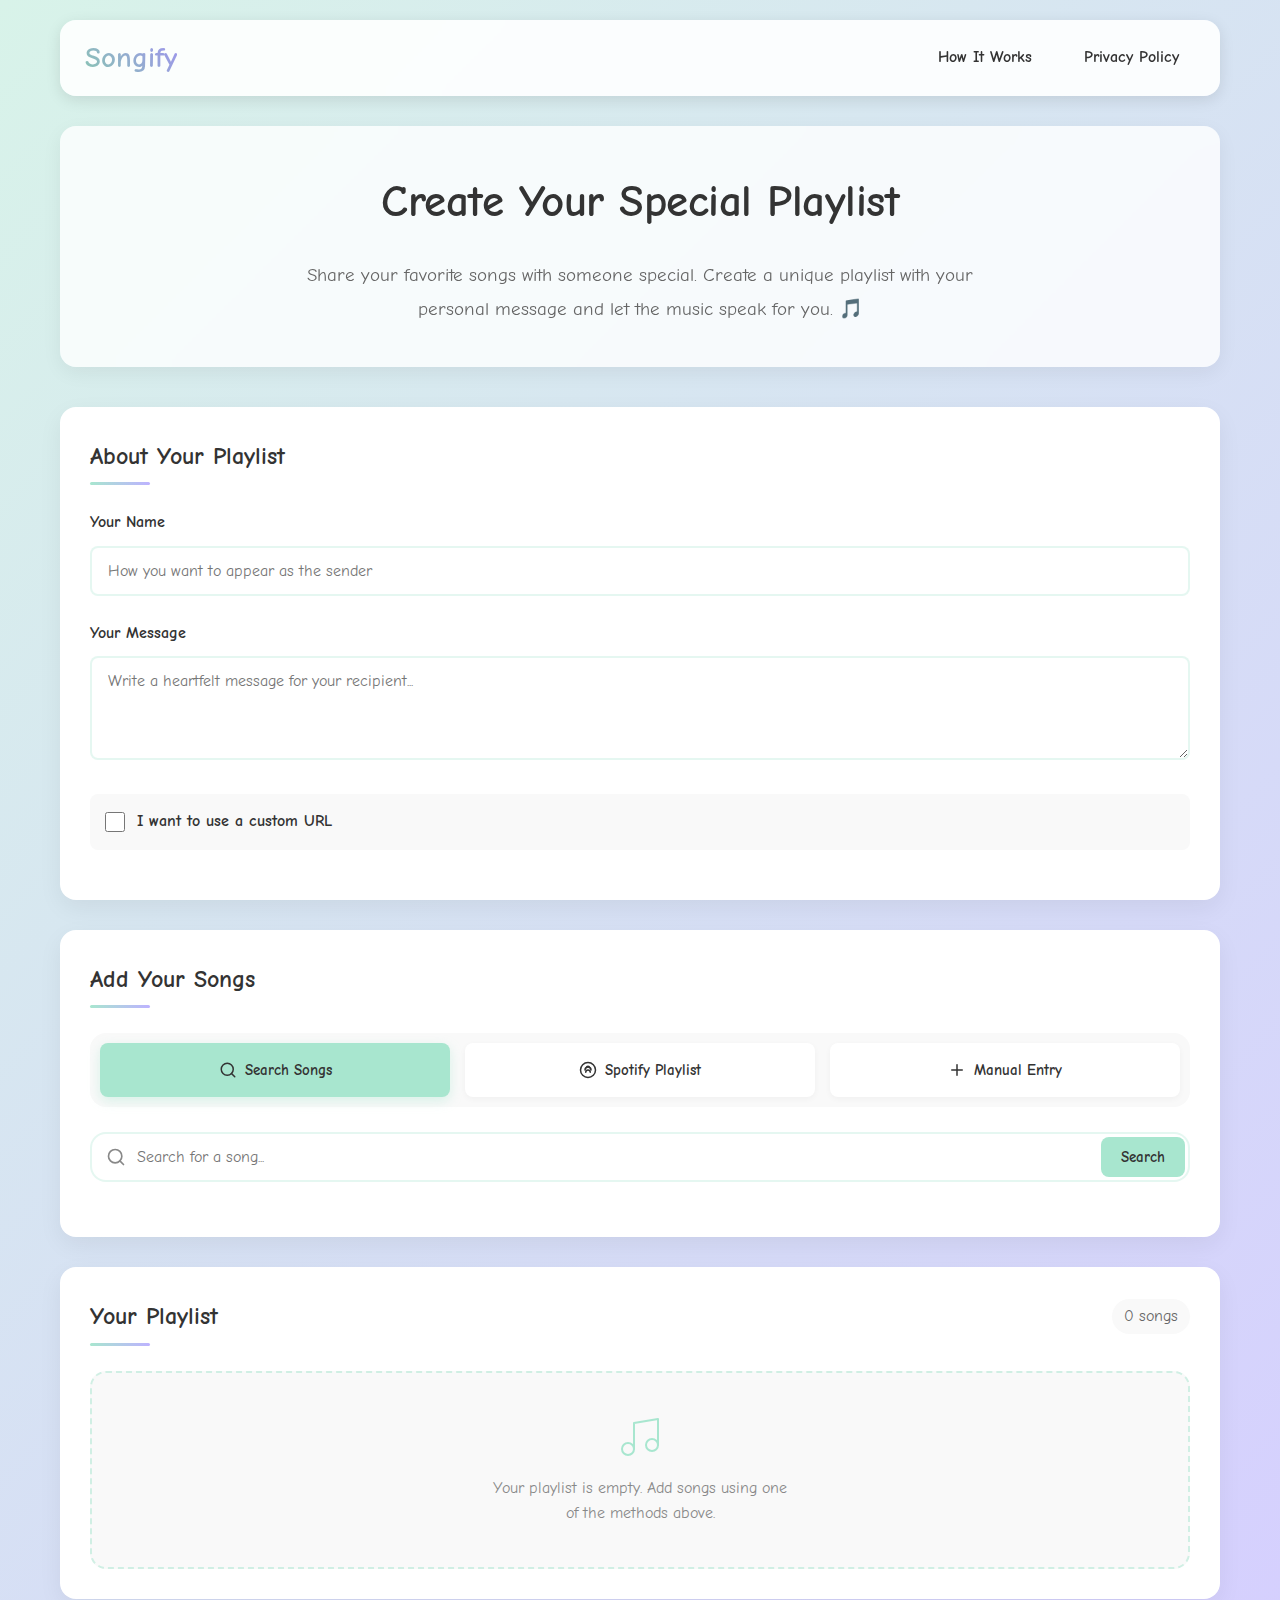
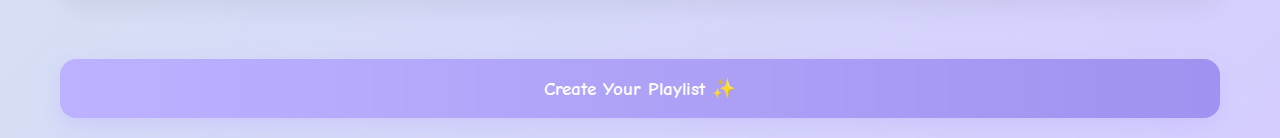
<file: index.html>
<!DOCTYPE html>
<html lang="en">
<head>
    <meta charset="UTF-8">
    <meta name="viewport" content="width=device-width, initial-scale=1.0">
    <title>Songs That Remind You Of Someone/Something</title>
    <link href="https://fonts.googleapis.com/css2?family=Comic+Neue:wght@300;400;700&display=swap" rel="stylesheet">
    <link rel="stylesheet" href="istyle.css" />
</head>
<body>
    <div class="app-wrapper">
        <nav class="site-nav">
            <div class="logo">
                <span>Songify</span>
            </div>
            <div class="nav-links">
                <a href="how.html" class="nav-link">How It Works</a>
                <a href="privacy.html" class="nav-link">Privacy Policy</a>
            </div>
        </nav>

        <div class="hero-section">
            <h1>Create Your Special Playlist</h1>
            <p class="intro-text">Share your favorite songs with someone special. Create a unique playlist with your personal message and let the music speak for you. 🎵</p>
        </div>

        <div class="container">
            <form id="playlist-form">
                <div class="form-card">
                    <h2 class="section-title">About Your Playlist</h2>
                    
                    <div class="form-group">
                        <label for="sender-name">Your Name</label>
                        <input type="text" id="sender-name" placeholder="How you want to appear as the sender" required>
                    </div>
                    
                    <div class="form-group">
                        <label for="welcome-message">Your Message</label>
                        <textarea id="welcome-message" rows="4" placeholder="Write a heartfelt message for your recipient..." required></textarea>
                    </div>
                    
                    <div class="custom-url-toggle">
                        <input type="checkbox" id="custom-url-checkbox">
                        <label for="custom-url-checkbox">I want to use a custom URL</label>
                    </div>
                    
                    <div class="custom-url-field" id="custom-url-field">
                        <div class="form-group">
                            <label for="custom-url">Custom URL</label>
                            <div class="url-field">
                                <input type="text" id="custom-url" class="url-input" 
                                       placeholder="Enter a custom URL (letters and numbers only)" 
                                       pattern="[a-zA-Z0-9]+" minlength="3" maxlength="50">
                                <span class="url-status"></span>
                            </div>
                        </div>
                    </div>
                </div>

                <div class="form-card">
                    <h2 class="section-title">Add Your Songs</h2>
                    
                    <div class="tab-container">
                        <div class="tab active" data-tab="search">
                            <svg xmlns="http://www.w3.org/2000/svg" width="18" height="18" viewBox="0 0 24 24" fill="none" stroke="currentColor" stroke-width="2" stroke-linecap="round" stroke-linejoin="round"><circle cx="11" cy="11" r="8"></circle><line x1="21" y1="21" x2="16.65" y2="16.65"></line></svg>
                            Search Songs
                        </div>
                        <div class="tab" data-tab="spotify">
                            <svg xmlns="http://www.w3.org/2000/svg" width="18" height="18" viewBox="0 0 24 24" fill="none" stroke="currentColor" stroke-width="2" stroke-linecap="round" stroke-linejoin="round"><circle cx="12" cy="12" r="10"></circle><path d="M8 12a4 4 0 0 1 8 0"></path><path d="M10 9a2 2 0 0 1 4 0"></path><path d="M9 15a3 3 0 0 1 6 0"></path></svg>
                            Spotify Playlist
                        </div>
                        <div class="tab" data-tab="manual">
                            <svg xmlns="http://www.w3.org/2000/svg" width="18" height="18" viewBox="0 0 24 24" fill="none" stroke="currentColor" stroke-width="2" stroke-linecap="round" stroke-linejoin="round"><line x1="12" y1="5" x2="12" y2="19"></line><line x1="5" y1="12" x2="19" y2="12"></line></svg>
                            Manual Entry
                        </div>
                    </div>

                    <div class="input-method active" id="search-method">
                        <div class="search-container">
                            <div class="search-field">
                                <svg xmlns="http://www.w3.org/2000/svg" width="20" height="20" viewBox="0 0 24 24" fill="none" stroke="currentColor" stroke-width="2" stroke-linecap="round" stroke-linejoin="round"><circle cx="11" cy="11" r="8"></circle><line x1="21" y1="21" x2="16.65" y2="16.65"></line></svg>
                                <input type="text" class="search-input" placeholder="Search for a song...">
                                <button type="button" class="search-button">Search</button>
                            </div>
                            <div class="search-results"></div>
                            <div class="loading">
                                <div class="spinner"></div>
                            </div>
                        </div>
                    </div>

                    <div class="input-method" id="spotify-method">
                        <div class="spotify-container">
                            <div class="spotify-field">
                                <svg xmlns="http://www.w3.org/2000/svg" width="20" height="20" viewBox="0 0 24 24" fill="none" stroke="currentColor" stroke-width="2" stroke-linecap="round" stroke-linejoin="round"><circle cx="12" cy="12" r="10"></circle><path d="M8 12a4 4 0 0 1 8 0"></path><path d="M10 9a2 2 0 0 1 4 0"></path><path d="M9 15a3 3 0 0 1 6 0"></path></svg>
                                <input type="text" class="spotify-input" 
                                       placeholder="Paste Spotify playlist URL (e.g., https://open.spotify.com/playlist/...)">
                            </div>
                            <button type="button" class="import-playlist">Import Playlist</button>
                            <div class="loading spotify-loading">
                                <div class="spinner"></div>
                                <span>Importing playlist...</span>
                            </div>
                        </div>
                    </div>

                    <div class="input-method" id="manual-method">
                        <div class="manual-container">
                            <button type="button" class="add-song">
                                <svg xmlns="http://www.w3.org/2000/svg" width="20" height="20" viewBox="0 0 24 24" fill="none" stroke="currentColor" stroke-width="2" stroke-linecap="round" stroke-linejoin="round">
                                    <line x1="12" y1="5" x2="12" y2="19"></line>
                                    <line x1="5" y1="12" x2="19" y2="12"></line>
                                </svg>
                                <span>Add Song Manually</span>
                            </button>
                        </div>
                    </div>
                </div>

                <div class="songs-container-wrapper">
                    <h2 class="section-title songs-title">Your Playlist <span class="song-count">0 songs</span></h2>
                    <div class="songs-container" id="songs-container">
                        <!-- Song entries will be added here -->
                        <div class="empty-playlist">
                            <svg xmlns="http://www.w3.org/2000/svg" width="48" height="48" viewBox="0 0 24 24" fill="none" stroke="currentColor" stroke-width="1" stroke-linecap="round" stroke-linejoin="round">
                                <path d="M9 18V5l12-2v13"></path>
                                <circle cx="6" cy="18" r="3"></circle>
                                <circle cx="18" cy="16" r="3"></circle>
                            </svg>
                            <p>Your playlist is empty. Add songs using one of the methods above.</p>
                        </div>
                    </div>
                </div>

                <button type="submit" class="submit-playlist">Create Your Playlist ✨</button>
            </form>
        </div>
    </div>
    
    <!-- Timed Message Modal Template -->
    <template id="timed-message-modal-template">
        <div class="modal timed-message-modal">
            <div class="modal-content">
                <h2>Add Timed Message</h2>
                <div class="form-group">
                    <label for="message-start-time">Start Time (MM:SS)</label>
                    <input type="text" id="message-start-time" placeholder="00:00" pattern="[0-5][0-9]:[0-5][0-9]" required>
                </div>
                <div class="form-group">
                    <label for="message-end-time">End Time (MM:SS) - Optional</label>
                    <input type="text" id="message-end-time" placeholder="00:00" pattern="[0-5][0-9]:[0-5][0-9]">
                </div>
                <div class="form-group">
                    <label for="timed-message">Message</label>
                    <textarea id="timed-message" rows="3" placeholder="Enter your message..." maxlength="500" required></textarea>
                </div>
                <div class="modal-buttons">
                    <button type="button" class="cancel-message">Cancel</button>
                    <button type="button" class="save-message">Save Message</button>
                </div>
            </div>
        </div>
    </template>
    
    <script src="iapp.js"></script>
</body>
</html>
</file>
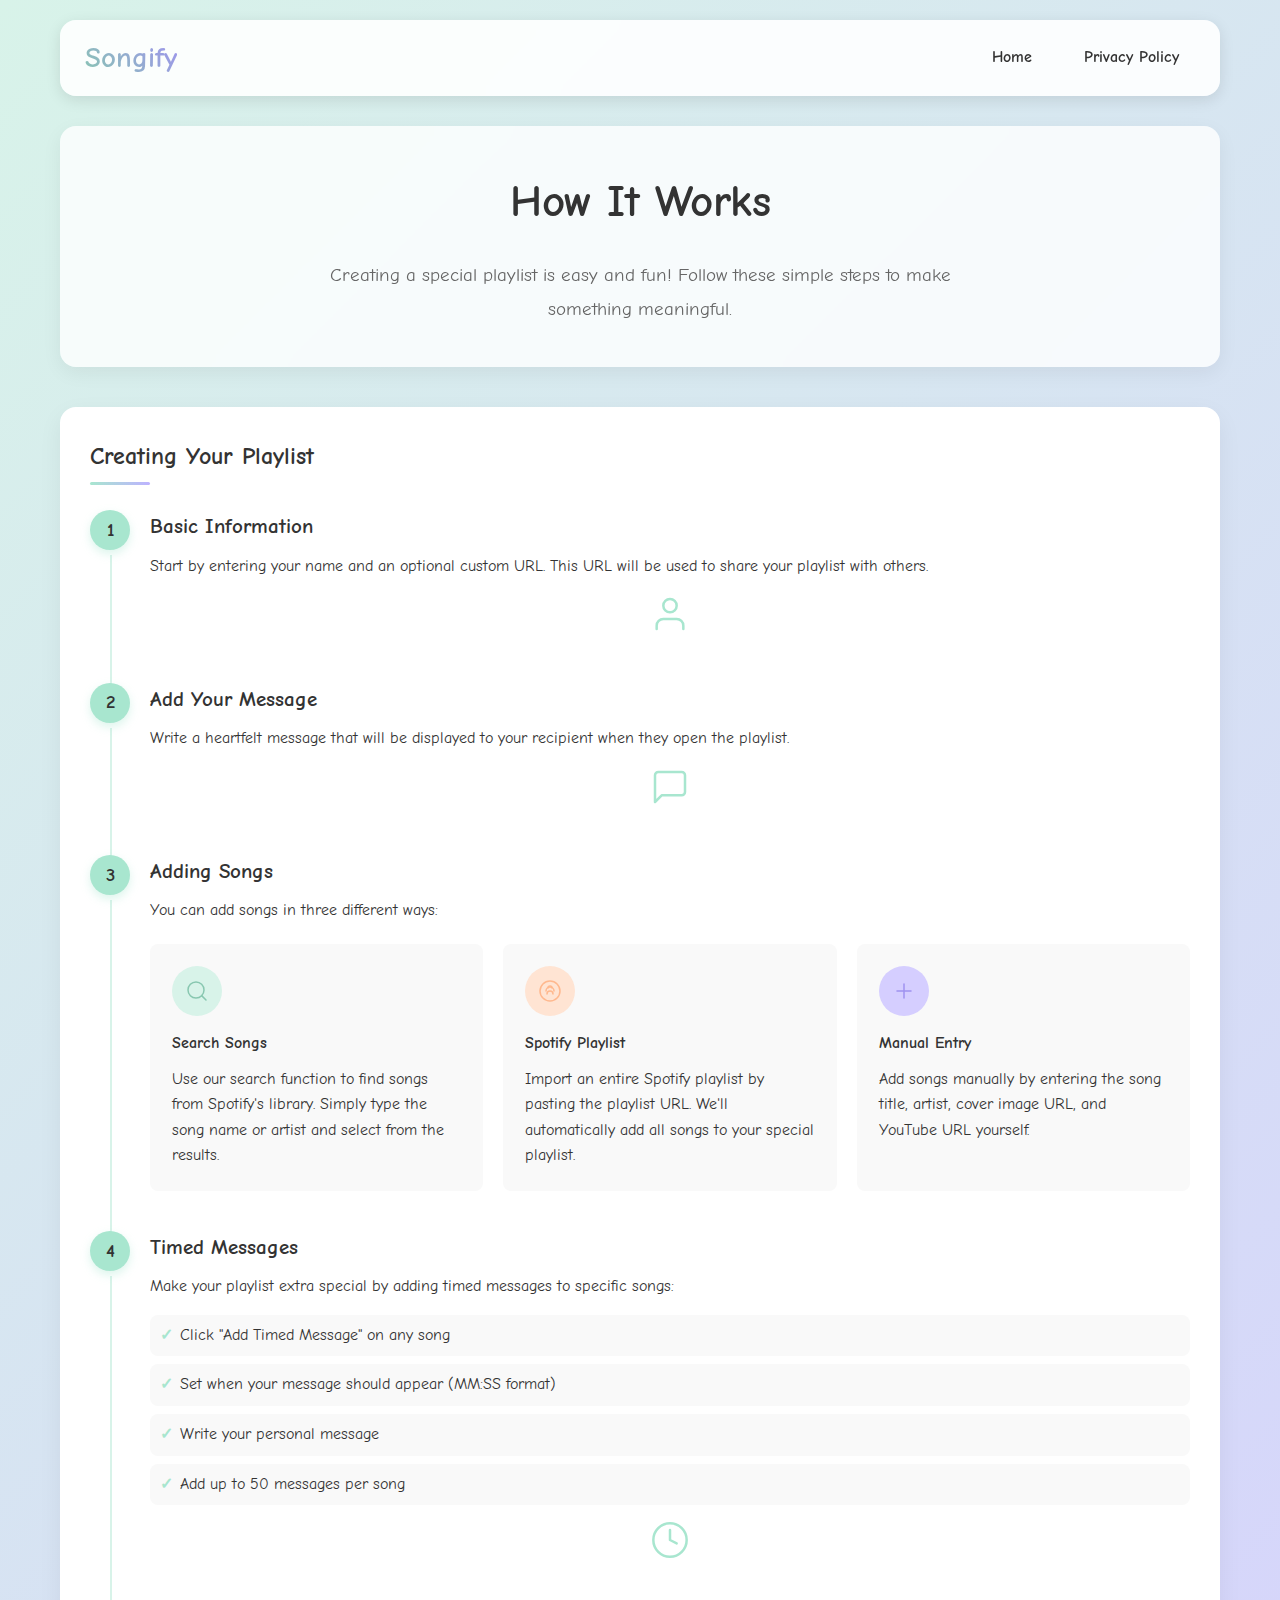
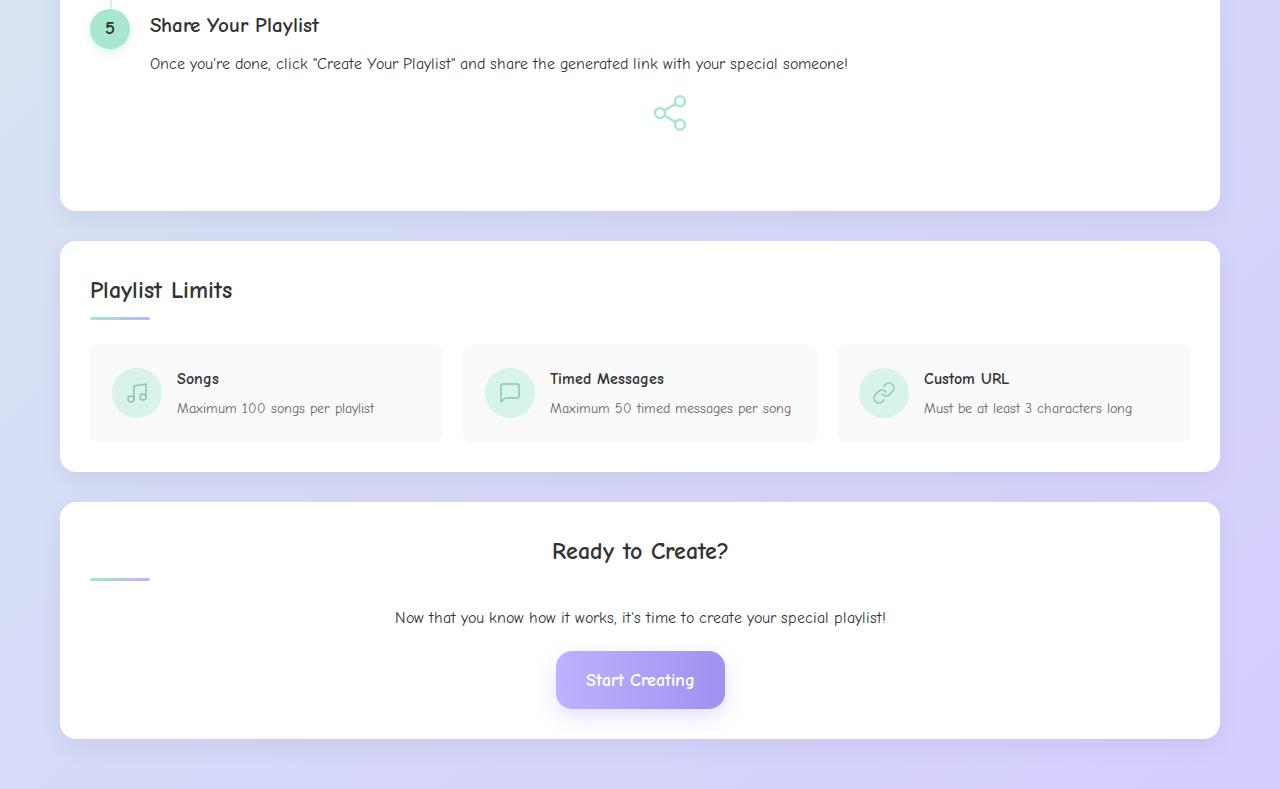
<file: how.html>
<!DOCTYPE html>
<html lang="en">
<head>
    <meta charset="UTF-8">
    <meta name="viewport" content="width=device-width, initial-scale=1.0">
    <title>How It Works - Songs That Remind You</title>
    <link href="https://fonts.googleapis.com/css2?family=Comic+Neue:wght@300;400;700&display=swap" rel="stylesheet">
    <link rel="stylesheet" href="istyle.css" />
</head>
<body>
    <div class="app-wrapper">
        <nav class="site-nav">
            <div class="logo">
                <span>Songify</span>
            </div>
            <div class="nav-links">
                <a href="index.html" class="nav-link">Home</a>
                <a href="privacy.html" class="nav-link">Privacy Policy</a>
            </div>
        </nav>
        
        <div class="hero-section">
            <h1>How It Works</h1>
            <p class="intro-text">Creating a special playlist is easy and fun! Follow these simple steps to make something meaningful.</p>
        </div>

        <div class="container">
            <div class="form-card">
                <h2 class="section-title">Creating Your Playlist</h2>
                
                <div class="step-container">
                    <div class="step-number">1</div>
                    <div class="step-content">
                        <h3>Basic Information</h3>
                        <p>Start by entering your name and an optional custom URL. This URL will be used to share your playlist with others.</p>
                        <div class="step-image">
                            <svg xmlns="http://www.w3.org/2000/svg" width="40" height="40" viewBox="0 0 24 24" fill="none" stroke="currentColor" stroke-width="1.5" stroke-linecap="round" stroke-linejoin="round">
                                <path d="M20 21v-2a4 4 0 0 0-4-4H8a4 4 0 0 0-4 4v2"></path>
                                <circle cx="12" cy="7" r="4"></circle>
                            </svg>
                        </div>
                    </div>
                </div>
                
                <div class="step-container">
                    <div class="step-number">2</div>
                    <div class="step-content">
                        <h3>Add Your Message</h3>
                        <p>Write a heartfelt message that will be displayed to your recipient when they open the playlist.</p>
                        <div class="step-image">
                            <svg xmlns="http://www.w3.org/2000/svg" width="40" height="40" viewBox="0 0 24 24" fill="none" stroke="currentColor" stroke-width="1.5" stroke-linecap="round" stroke-linejoin="round">
                                <path d="M21 15a2 2 0 0 1-2 2H7l-4 4V5a2 2 0 0 1 2-2h14a2 2 0 0 1 2 2z"></path>
                            </svg>
                        </div>
                    </div>
                </div>
                
                <div class="step-container">
                    <div class="step-number">3</div>
                    <div class="step-content">
                        <h3>Adding Songs</h3>
                        <p>You can add songs in three different ways:</p>
                        
                        <div class="methods-container">
                            <div class="method-card">
                                <div class="method-icon">
                                    <svg xmlns="http://www.w3.org/2000/svg" width="24" height="24" viewBox="0 0 24 24" fill="none" stroke="currentColor" stroke-width="1.5" stroke-linecap="round" stroke-linejoin="round">
                                        <circle cx="11" cy="11" r="8"></circle>
                                        <line x1="21" y1="21" x2="16.65" y2="16.65"></line>
                                    </svg>
                                </div>
                                <h4>Search Songs</h4>
                                <p>Use our search function to find songs from Spotify's library. Simply type the song name or artist and select from the results.</p>
                            </div>
                            
                            <div class="method-card">
                                <div class="method-icon spotify">
                                    <svg xmlns="http://www.w3.org/2000/svg" width="24" height="24" viewBox="0 0 24 24" fill="none" stroke="currentColor" stroke-width="1.5" stroke-linecap="round" stroke-linejoin="round">
                                        <circle cx="12" cy="12" r="10"></circle>
                                        <path d="M8 12a4 4 0 0 1 8 0"></path>
                                        <path d="M10 9a2 2 0 0 1 4 0"></path>
                                        <path d="M9 15a3 3 0 0 1 6 0"></path>
                                    </svg>
                                </div>
                                <h4>Spotify Playlist</h4>
                                <p>Import an entire Spotify playlist by pasting the playlist URL. We'll automatically add all songs to your special playlist.</p>
                            </div>
                            
                            <div class="method-card">
                                <div class="method-icon manual">
                                    <svg xmlns="http://www.w3.org/2000/svg" width="24" height="24" viewBox="0 0 24 24" fill="none" stroke="currentColor" stroke-width="1.5" stroke-linecap="round" stroke-linejoin="round">
                                        <line x1="12" y1="5" x2="12" y2="19"></line>
                                        <line x1="5" y1="12" x2="19" y2="12"></line>
                                    </svg>
                                </div>
                                <h4>Manual Entry</h4>
                                <p>Add songs manually by entering the song title, artist, cover image URL, and YouTube URL yourself.</p>
                            </div>
                        </div>
                    </div>
                </div>
                
                <div class="step-container">
                    <div class="step-number">4</div>
                    <div class="step-content">
                        <h3>Timed Messages</h3>
                        <p>Make your playlist extra special by adding timed messages to specific songs:</p>
                        <ul class="feature-list">
                            <li>Click "Add Timed Message" on any song</li>
                            <li>Set when your message should appear (MM:SS format)</li>
                            <li>Write your personal message</li>
                            <li>Add up to 50 messages per song</li>
                        </ul>
                        <div class="step-image">
                            <svg xmlns="http://www.w3.org/2000/svg" width="40" height="40" viewBox="0 0 24 24" fill="none" stroke="currentColor" stroke-width="1.5" stroke-linecap="round" stroke-linejoin="round">
                                <circle cx="12" cy="12" r="10"></circle>
                                <polyline points="12 6 12 12 16 14"></polyline>
                            </svg>
                        </div>
                    </div>
                </div>
                
                <div class="step-container">
                    <div class="step-number">5</div>
                    <div class="step-content">
                        <h3>Share Your Playlist</h3>
                        <p>Once you're done, click "Create Your Playlist" and share the generated link with your special someone!</p>
                        <div class="step-image">
                            <svg xmlns="http://www.w3.org/2000/svg" width="40" height="40" viewBox="0 0 24 24" fill="none" stroke="currentColor" stroke-width="1.5" stroke-linecap="round" stroke-linejoin="round">
                                <circle cx="18" cy="5" r="3"></circle>
                                <circle cx="6" cy="12" r="3"></circle>
                                <circle cx="18" cy="19" r="3"></circle>
                                <line x1="8.59" y1="13.51" x2="15.42" y2="17.49"></line>
                                <line x1="15.41" y1="6.51" x2="8.59" y2="10.49"></line>
                            </svg>
                        </div>
                    </div>
                </div>
            </div>
            
            <div class="form-card limits-card">
                <h2 class="section-title">Playlist Limits</h2>
                <div class="limits-container">
                    <div class="limit-item">
                        <div class="limit-icon">
                            <svg xmlns="http://www.w3.org/2000/svg" width="24" height="24" viewBox="0 0 24 24" fill="none" stroke="currentColor" stroke-width="1.5" stroke-linecap="round" stroke-linejoin="round">
                                <path d="M9 18V5l12-2v13"></path>
                                <circle cx="6" cy="18" r="3"></circle>
                                <circle cx="18" cy="16" r="3"></circle>
                            </svg>
                        </div>
                        <div class="limit-details">
                            <h4>Songs</h4>
                            <p>Maximum 100 songs per playlist</p>
                        </div>
                    </div>
                    
                    <div class="limit-item">
                        <div class="limit-icon">
                            <svg xmlns="http://www.w3.org/2000/svg" width="24" height="24" viewBox="0 0 24 24" fill="none" stroke="currentColor" stroke-width="1.5" stroke-linecap="round" stroke-linejoin="round">
                                <path d="M21 15a2 2 0 0 1-2 2H7l-4 4V5a2 2 0 0 1 2-2h14a2 2 0 0 1 2 2z"></path>
                            </svg>
                        </div>
                        <div class="limit-details">
                            <h4>Timed Messages</h4>
                            <p>Maximum 50 timed messages per song</p>
                        </div>
                    </div>
                    
                    <div class="limit-item">
                        <div class="limit-icon">
                            <svg xmlns="http://www.w3.org/2000/svg" width="24" height="24" viewBox="0 0 24 24" fill="none" stroke="currentColor" stroke-width="1.5" stroke-linecap="round" stroke-linejoin="round">
                                <path d="M10 13a5 5 0 0 0 7.54.54l3-3a5 5 0 0 0-7.07-7.07l-1.72 1.71"></path>
                                <path d="M14 11a5 5 0 0 0-7.54-.54l-3 3a5 5 0 0 0 7.07 7.07l1.71-1.71"></path>
                            </svg>
                        </div>
                        <div class="limit-details">
                            <h4>Custom URL</h4>
                            <p>Must be at least 3 characters long</p>
                        </div>
                    </div>
                </div>
            </div>
            
            <div class="form-card ready-card">
                <h2 class="section-title">Ready to Create?</h2>
                <p>Now that you know how it works, it's time to create your special playlist!</p>
                <a href="index.html" class="start-button">Start Creating</a>
            </div>
        </div>
    </div>

    <style>
        .step-container {
            display: flex;
            margin-bottom: 40px;
            position: relative;
        }
        
        .step-container:not(:last-child):after {
            content: '';
            position: absolute;
            top: 45px;
            left: 20px;
            width: 2px;
            height: calc(100% + 20px);
            background: var(--theme-sage-light);
            z-index: 0;
        }
        
        .step-number {
            width: 40px;
            height: 40px;
            border-radius: 50%;
            background: var(--theme-sage);
            color: var(--text-primary);
            font-weight: 700;
            display: flex;
            align-items: center;
            justify-content: center;
            margin-right: 20px;
            font-size: 1.2rem;
            flex-shrink: 0;
            box-shadow: 0 4px 10px rgba(168, 230, 207, 0.4);
            z-index: 1;
        }
        
        .step-content {
            flex: 1;
        }
        
        .step-content h3 {
            margin-bottom: 10px;
            color: var(--text-primary);
            font-size: 1.3rem;
        }
        
        .step-image {
            margin-top: 15px;
            color: var(--theme-sage);
            text-align: center;
        }
        
        .methods-container {
            display: grid;
            grid-template-columns: repeat(auto-fit, minmax(250px, 1fr));
            gap: 20px;
            margin-top: 20px;
        }
        
        .method-card {
            background: var(--background-alt);
            padding: 20px;
            border-radius: var(--border-radius-sm);
            transition: var(--transition);
            border: 2px solid transparent;
        }
        
        .method-card:hover {
            transform: translateY(-5px);
            box-shadow: 0 8px 20px rgba(0, 0, 0, 0.05);
            border-color: var(--theme-sage-light);
        }
        
        .method-icon {
            width: 50px;
            height: 50px;
            border-radius: 50%;
            background: var(--theme-sage-light);
            display: flex;
            align-items: center;
            justify-content: center;
            margin-bottom: 15px;
            color: var(--theme-sage-dark);
        }
        
        .method-icon.spotify {
            background: var(--theme-daisy-light);
            color: var(--theme-daisy-dark);
        }
        
        .method-icon.manual {
            background: var(--theme-purple-light);
            color: var(--theme-purple-dark);
        }
        
        .method-card h4 {
            margin-bottom: 10px;
            color: var(--text-primary);
        }
        
        .feature-list {
            list-style: none;
            padding-left: 0;
            margin-top: 15px;
        }
        
        .feature-list li {
            position: relative;
            padding: 8px 8px 8px 30px;
            margin-bottom: 8px;
            background: var(--background-alt);
                        background: var(--background-alt);
            border-radius: var(--border-radius-sm);
            transition: var(--transition);
        }
        
        .feature-list li:before {
            content: "✓";
            color: var(--theme-sage);
            position: absolute;
            left: 10px;
            font-weight: bold;
        }
        
        .feature-list li:hover {
            transform: translateX(5px);
            background: var(--theme-sage-light);
        }
        
        .limits-container {
            display: grid;
            grid-template-columns: repeat(auto-fit, minmax(200px, 1fr));
            gap: 20px;
            margin-top: 20px;
        }
        
        .limit-item {
            display: flex;
            align-items: center;
            background: var(--background-alt);
            padding: 20px;
            border-radius: var(--border-radius-sm);
            transition: var(--transition);
            border: 2px solid transparent;
        }
        
        .limit-item:hover {
            transform: translateY(-5px);
            box-shadow: 0 8px 20px rgba(0, 0, 0, 0.05);
            border-color: var(--theme-sage-light);
        }
        
        .limit-icon {
            width: 50px;
            height: 50px;
            border-radius: 50%;
            background: var(--theme-sage-light);
            display: flex;
            align-items: center;
            justify-content: center;
            margin-right: 15px;
            color: var(--theme-sage-dark);
            flex-shrink: 0;
        }
        
        .limit-details h4 {
            margin-bottom: 5px;
            color: var(--text-primary);
        }
        
        .limit-details p {
            margin: 0;
            font-size: 0.9rem;
            color: var(--text-secondary);
        }
        
        .ready-card {
            text-align: center;
        }
        
        .start-button {
            display: inline-block;
            background: linear-gradient(to right, var(--theme-purple), var(--theme-purple-dark));
            color: white;
            text-decoration: none;
            padding: 15px 30px;
            border-radius: var(--border-radius);
            font-weight: 700;
            font-size: 1.1rem;
            margin-top: 20px;
            transition: var(--transition);
            box-shadow: 0 8px 20px rgba(189, 178, 255, 0.4);
        }
        
        .start-button:hover {
            transform: translateY(-3px);
            box-shadow: 0 12px 30px rgba(189, 178, 255, 0.5);
        }
        
        @media (max-width: 768px) {
            .methods-container, .limits-container {
                grid-template-columns: 1fr;
            }
            
            .step-container:not(:last-child):after {
                left: 19px;
            }
            
            .limit-item {
                flex-direction: column;
                text-align: center;
            }
            
            .limit-icon {
                margin-right: 0;
                margin-bottom: 15px;
            }
        }
    </style>
</body>
</html>
</file>
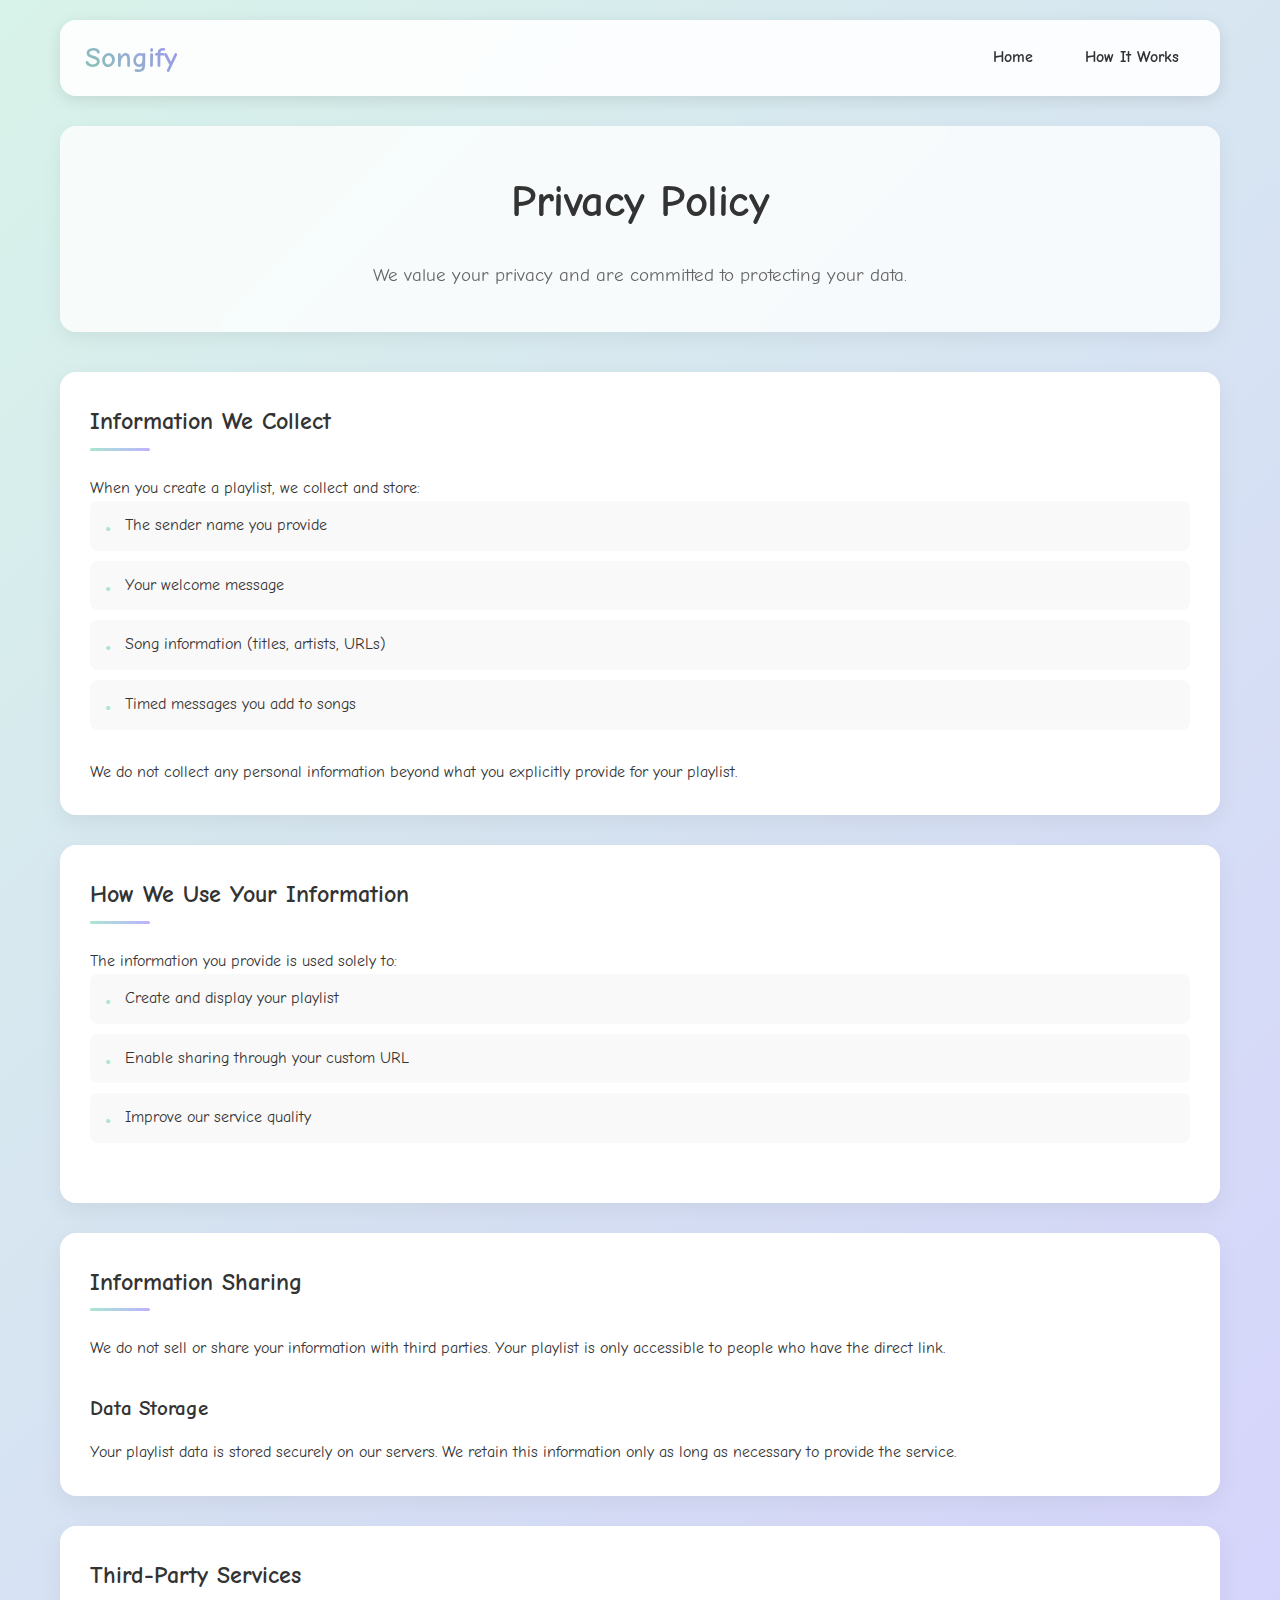
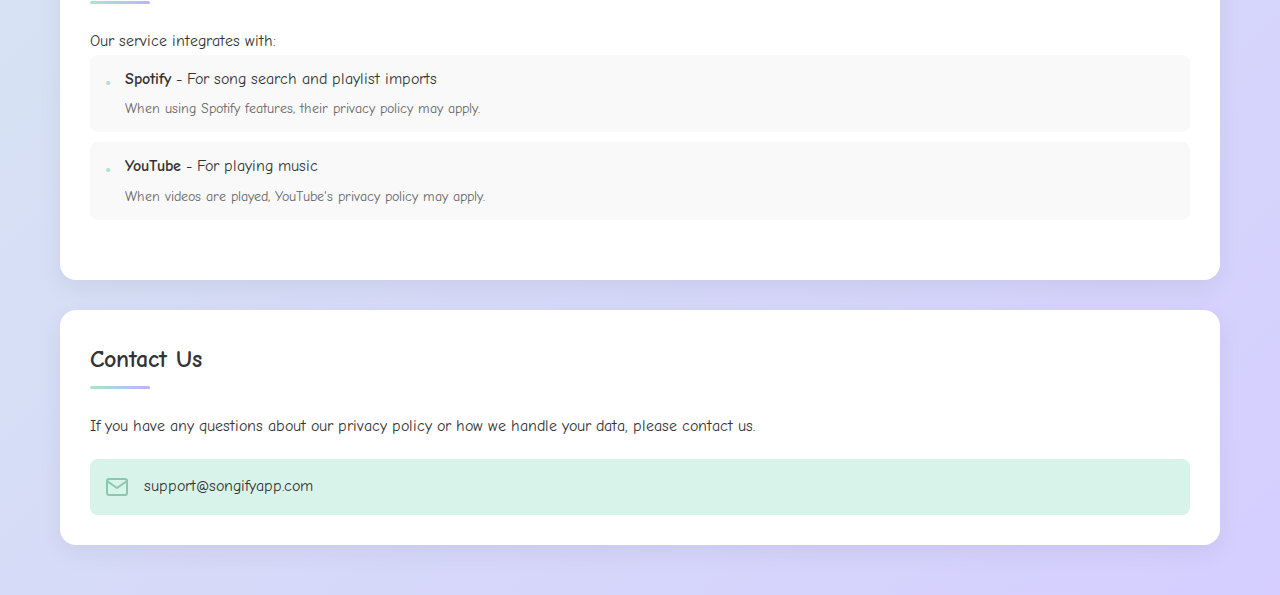
<file: privacy.html>
<!DOCTYPE html>
<html lang="en">
<head>
    <meta charset="UTF-8">
    <meta name="viewport" content="width=device-width, initial-scale=1.0">
    <title>Privacy Policy - Songs That Remind You</title>
    <link href="https://fonts.googleapis.com/css2?family=Comic+Neue:wght@300;400;700&display=swap" rel="stylesheet">
    <link rel="stylesheet" href="istyle.css" />
</head>
<body>
    <div class="app-wrapper">
        <nav class="site-nav">
            <div class="logo">
                <span>Songify</span>
            </div>
            <div class="nav-links">
                <a href="index.html" class="nav-link">Home</a>
                <a href="how.html" class="nav-link">How It Works</a>
            </div>
        </nav>
        
        <div class="hero-section">
            <h1>Privacy Policy</h1>
            <p class="intro-text">We value your privacy and are committed to protecting your data.</p>
        </div>

        <div class="container">
            <div class="form-card privacy-card">
                <h2 class="section-title">Information We Collect</h2>
                <p>When you create a playlist, we collect and store:</p>
                <ul class="privacy-list">
                    <li>The sender name you provide</li>
                    <li>Your welcome message</li>
                    <li>Song information (titles, artists, URLs)</li>
                    <li>Timed messages you add to songs</li>
                </ul>
                <p>We do not collect any personal information beyond what you explicitly provide for your playlist.</p>
            </div>
            
            <div class="form-card privacy-card">
                <h2 class="section-title">How We Use Your Information</h2>
                <p>The information you provide is used solely to:</p>
                <ul class="privacy-list">
                    <li>Create and display your playlist</li>
                    <li>Enable sharing through your custom URL</li>
                    <li>Improve our service quality</li>
                </ul>
            </div>
            
            <div class="form-card privacy-card">
                <h2 class="section-title">Information Sharing</h2>
                <p>We do not sell or share your information with third parties. Your playlist is only accessible to people who have the direct link.</p>
                
                <h3>Data Storage</h3>
                <p>Your playlist data is stored securely on our servers. We retain this information only as long as necessary to provide the service.</p>
            </div>
            
            <div class="form-card privacy-card">
                <h2 class="section-title">Third-Party Services</h2>
                <p>Our service integrates with:</p>
                <ul class="privacy-list">
                    <li>
                        <strong>Spotify</strong> - For song search and playlist imports
                        <span class="service-note">When using Spotify features, their privacy policy may apply.</span>
                    </li>
                    <li>
                        <strong>YouTube</strong> - For playing music
                        <span class="service-note">When videos are played, YouTube's privacy policy may apply.</span>
                    </li>
                </ul>
            </div>
            
            <div class="form-card contact-card">
                <h2 class="section-title">Contact Us</h2>
                <p>If you have any questions about our privacy policy or how we handle your data, please contact us.</p>
                
                <div class="contact-details">
                    <svg xmlns="http://www.w3.org/2000/svg" width="24" height="24" viewBox="0 0 24 24" fill="none" stroke="currentColor" stroke-width="2" stroke-linecap="round" stroke-linejoin="round">
                        <path d="M4 4h16c1.1 0 2 .9 2 2v12c0 1.1-.9 2-2 2H4c-1.1 0-2-.9-2-2V6c0-1.1.9-2 2-2z"></path>
                        <polyline points="22,6 12,13 2,6"></polyline>
                    </svg>
                    <span>support@songifyapp.com</span>
                </div>
            </div>
        </div>
    </div>

    <style>
        .privacy-list {
            list-style: none;
            padding-left: 0;
            margin-bottom: 30px;
        }
        
        .privacy-list li {
            position: relative;
            padding: 12px 15px 12px 35px;
            margin-bottom: 10px;
            background: var(--background-alt);
            border-radius: var(--border-radius-sm);
            transition: var(--transition);
        }
        
        .privacy-list li:before {
            content: "•";
            color: var(--theme-sage);
            position: absolute;
            left: 15px;
            font-weight: bold;
            font-size: 1.2rem;
        }
        
        .privacy-list li:hover {
            transform: translateX(5px);
            background: var(--theme-sage-light);
        }
        
        .privacy-card h3 {
            margin-top: 30px;
            margin-bottom: 15px;
            font-size: 1.3rem;
            color: var(--text-primary);
        }
        
        .service-note {
            display: block;
            font-size: 0.9rem;
            margin-top: 5px;
            color: var(--text-secondary);
            padding-left: 0;
        }
        
        .contact-details {
            display: flex;
            align-items: center;
            gap: 15px;
            margin-top: 20px;
            padding: 15px;
            background: var(--theme-sage-light);
            border-radius: var(--border-radius-sm);
            color: var(--text-primary);
        }
        
        .contact-details svg {
            color: var(--theme-sage-dark);
        }
        
        @media (max-width: 768px) {
            .privacy-list li {
                padding: 10px 10px 10px 30px;
            }
            
            .privacy-list li:before {
                left: 10px;
            }
        }
    </style>
</body>
</html>
</file>
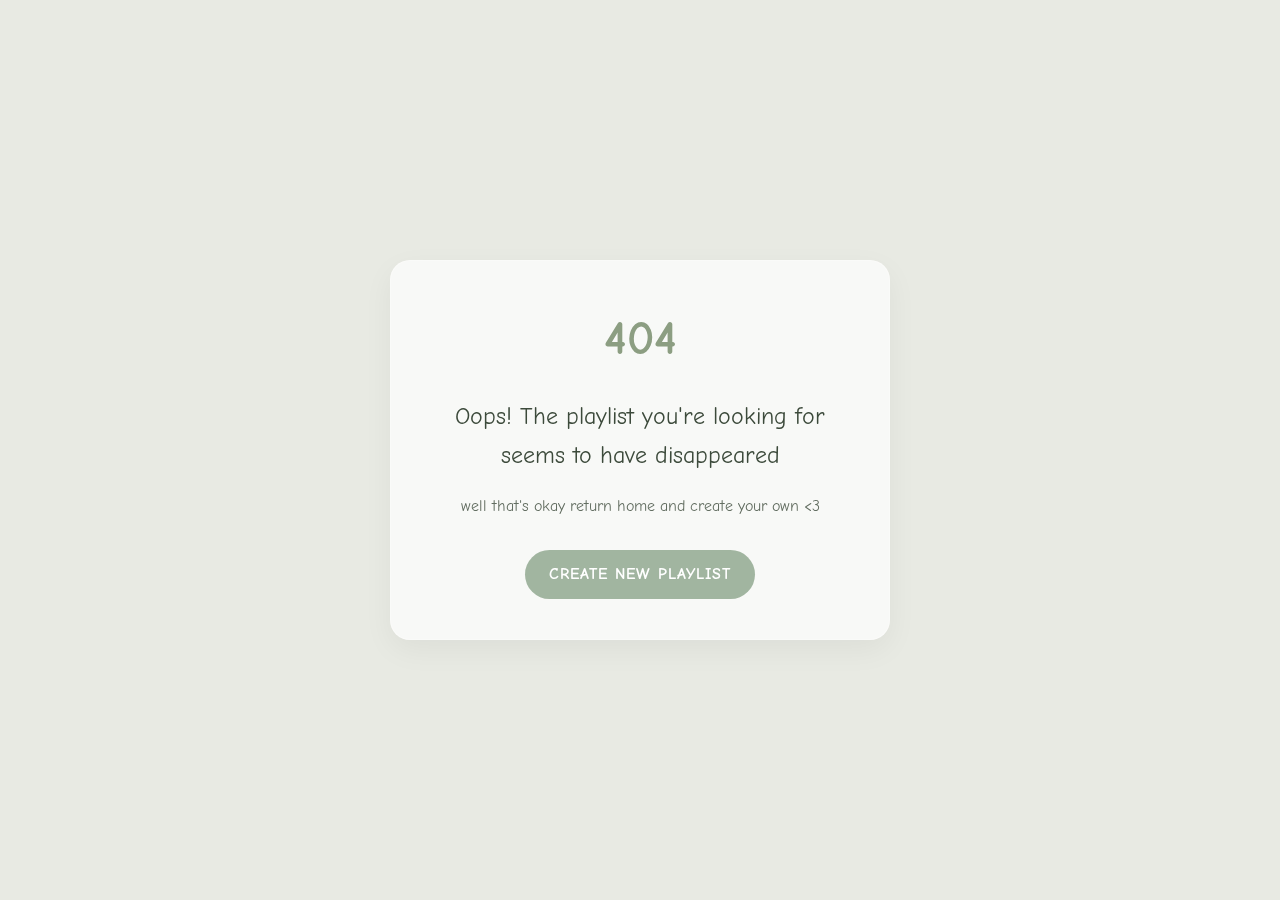
<file: viewer.html>
<!DOCTYPE html>
<html lang="en">
<head>
    <meta charset="UTF-8">
    <meta name="viewport" content="width=device-width, initial-scale=1.0">
    <title>Playlist For You</title>
    <link href="https://fonts.googleapis.com/css2?family=Comic+Neue:wght@400;700&display=swap" rel="stylesheet">
    <link href="https://fonts.googleapis.com/css2?family=Nunito:wght@400;600;700&display=swap" rel="stylesheet">
    <script src="https://cdnjs.cloudflare.com/ajax/libs/jquery/3.6.0/jquery.min.js"></script>
    <link rel="stylesheet" href="vstyle.css" />
</head>
<body>
    <div class="theme-selector desktop-only">
        <button class="theme-btn active" id="theme-sage" data-theme="sage" aria-label="Sage theme"></button>
        <button class="theme-btn" id="theme-daisy" data-theme="daisy" aria-label="Daisy theme"></button>
        <button class="theme-btn" id="theme-purple" data-theme="purple" aria-label="Purple theme"></button>
        <button class="theme-btn" id="theme-ocean" data-theme="ocean" aria-label="Ocean theme"></button>
        <button class="theme-btn" id="theme-dark" data-theme="dark" aria-label="Dark theme"></button>
    </div>
    
    <div class="extra-controls desktop-only">
        <button id="volume-btn" class="control-btn" aria-label="Volume">
            <svg xmlns="http://www.w3.org/2000/svg" width="20" height="20" viewBox="0 0 24 24" fill="none" stroke="currentColor" stroke-width="2" stroke-linecap="round" stroke-linejoin="round">
                <polygon points="11 5 6 9 2 9 2 15 6 15 11 19 11 5"></polygon>
                <path d="M15.54 8.46a5 5 0 0 1 0 7.07"></path>
                <path d="M19.07 4.93a10 10 0 0 1 0 14.14"></path>
            </svg>
        </button>
        <div id="volume-slider-container">
            <input type="range" id="volume-slider" min="0" max="100" value="100">
        </div>
        <button id="favorite" class="control-btn favorite-btn" aria-label="Favorite">
            <svg xmlns="http://www.w3.org/2000/svg" width="20" height="20" viewBox="0 0 24 24" fill="none" stroke="currentColor" stroke-width="2" stroke-linecap="round" stroke-linejoin="round" class="heart-icon">
                <path d="M20.84 4.61a5.5 5.5 0 0 0-7.78 0L12 5.67l-1.06-1.06a5.5 5.5 0 0 0-7.78 7.78l1.06 1.06L12 21.23l7.78-7.78 1.06-1.06a5.5 5.5 0 0 0 0-7.78z"></path>
            </svg>
        </button>
        <button id="share-btn" class="control-btn" aria-label="Share">
            <svg xmlns="http://www.w3.org/2000/svg" width="20" height="20" viewBox="0 0 24 24" fill="none" stroke="currentColor" stroke-width="2" stroke-linecap="round" stroke-linejoin="round">
                <circle cx="18" cy="5" r="3"></circle>
                <circle cx="6" cy="12" r="3"></circle>
                <circle cx="18" cy="19" r="3"></circle>
                <line x1="8.59" y1="13.51" x2="15.42" y2="17.49"></line>
                <line x1="15.41" y1="6.51" x2="8.59" y2="10.49"></line>
            </svg>
        </button>
        <button id="fullscreen-btn" class="control-btn" aria-label="Fullscreen">
            <svg xmlns="http://www.w3.org/2000/svg" width="20" height="20" viewBox="0 0 24 24" fill="none" stroke="currentColor" stroke-width="2" stroke-linecap="round" stroke-linejoin="round" class="fullscreen-icon">
                <path d="M8 3H5a2 2 0 0 0-2 2v3"></path>
                <path d="M21 8V5a2 2 0 0 0-2-2h-3"></path>
                <path d="M3 16v3a2 2 0 0 0 2 2h3"></path>
                <path d="M16 21h3a2 2 0 0 0 2-2v-3"></path>
            </svg>
        </button>
    </div>

    <!-- Mobile Menu Button -->
    <div class="mobile-menu-toggle mobile-only">
        <button id="mobile-menu-btn" aria-label="More options" style="touch-action: manipulation;">
            <svg xmlns="http://www.w3.org/2000/svg" width="24" height="24" viewBox="0 0 24 24" fill="none" stroke="currentColor" stroke-width="2" stroke-linecap="round" stroke-linejoin="round">
                <circle cx="12" cy="12" r="1"></circle>
                <circle cx="19" cy="12" r="1"></circle>
                <circle cx="5" cy="12" r="1"></circle>
            </svg>
        </button>
    </div>

    <!-- Mobile Menu Panel -->
    <div class="mobile-menu-panel">
        <div class="mobile-menu-header">
            <h3>Options</h3>
            <button id="close-mobile-menu" aria-label="Close menu">
                <svg xmlns="http://www.w3.org/2000/svg" width="24" height="24" viewBox="0 0 24 24" fill="none" stroke="currentColor" stroke-width="2" stroke-linecap="round" stroke-linejoin="round">
                    <line x1="18" y1="6" x2="6" y2="18"></line>
                    <line x1="6" y1="6" x2="18" y2="18"></line>
                </svg>
            </button>
        </div>
        <div class="mobile-menu-content">
            <div class="mobile-menu-section">
                <h4>Theme</h4>
                <div class="mobile-theme-selector">
                    <button class="theme-btn active" id="mobile-theme-sage" data-theme="sage" aria-label="Sage theme"></button>
                    <button class="theme-btn" id="mobile-theme-daisy" data-theme="daisy" aria-label="Daisy theme"></button>
                    <button class="theme-btn" id="mobile-theme-purple" data-theme="purple" aria-label="Purple theme"></button>
                    <button class="theme-btn" id="mobile-theme-ocean" data-theme="ocean" aria-label="Ocean theme"></button>
                    <button class="theme-btn" id="mobile-theme-dark" data-theme="dark" aria-label="Dark theme"></button>
                </div>
            </div>
            
            <div class="mobile-menu-section">
                <h4>Controls</h4>
                <div class="mobile-controls">
                    <button id="mobile-shuffle" class="mobile-control-btn" aria-label="Shuffle">
                        <svg xmlns="http://www.w3.org/2000/svg" width="20" height="20" viewBox="0 0 24 24" fill="none" stroke="currentColor" stroke-width="2" stroke-linecap="round" stroke-linejoin="round">
                            <polyline points="16 3 21 3 21 8"></polyline>
                            <line x1="4" y1="20" x2="21" y2="3"></line>
                            <polyline points="21 16 21 21 16 21"></polyline>
                            <line x1="15" y1="15" x2="21" y2="21"></line>
                            <line x1="4" y1="4" x2="9" y2="9"></line>
                        </svg>
                        <span>Shuffle</span>
                    </button>
                    <button id="mobile-repeat" class="mobile-control-btn" aria-label="Repeat">
                        <svg xmlns="http://www.w3.org/2000/svg" width="20" height="20" viewBox="0 0 24 24" fill="none" stroke="currentColor" stroke-width="2" stroke-linecap="round" stroke-linejoin="round">
                            <polyline points="17 1 21 5 17 9"></polyline>
                            <path d="M3 11V9a4 4 0 0 1 4-4h14"></path>
                            <polyline points="7 23 3 19 7 15"></polyline>
                            <path d="M21 13v2a4 4 0 0 1-4 4H3"></path>
                        </svg>
                        <span>Repeat</span>
                    </button>
                    <button id="mobile-favorite" class="mobile-control-btn" aria-label="Favorite">
                        <svg xmlns="http://www.w3.org/2000/svg" width="20" height="20" viewBox="0 0 24 24" fill="none" stroke="currentColor" stroke-width="2" stroke-linecap="round" stroke-linejoin="round" class="heart-icon">
                            <path d="M20.84 4.61a5.5 5.5 0 0 0-7.78 0L12 5.67l-1.06-1.06a5.5 5.5 0 0 0-7.78 7.78l1.06 1.06L12 21.23l7.78-7.78 1.06-1.06a5.5 5.5 0 0 0 0-7.78z"></path>
                        </svg>
                        <span>Favorite</span>
                    </button>
                    <button id="mobile-share" class="mobile-control-btn" aria-label="Share">
                        <svg xmlns="http://www.w3.org/2000/svg" width="20" height="20" viewBox="0 0 24 24" fill="none" stroke="currentColor" stroke-width="2" stroke-linecap="round" stroke-linejoin="round">
                            <circle cx="18" cy="5" r="3"></circle>
                            <circle cx="6" cy="12" r="3"></circle>
                            <circle cx="18" cy="19" r="3"></circle>
                            <line x1="8.59" y1="13.51" x2="15.42" y2="17.49"></line>
                            <line x1="15.41" y1="6.51" x2="8.59" y2="10.49"></line>
                        </svg>
                        <span>Share</span>
                    </button>
                    <button id="mobile-fullscreen" class="mobile-control-btn" aria-label="Fullscreen">
                        <svg xmlns="http://www.w3.org/2000/svg" width="20" height="20" viewBox="0 0 24 24" fill="none" stroke="currentColor" stroke-width="2" stroke-linecap="round" stroke-linejoin="round" class="fullscreen-icon">
                            <path d="M8 3H5a2 2 0 0 0-2 2v3"></path>
                            <path d="M21 8V5a2 2 0 0 0-2-2h-3"></path>
                            <path d="M3 16v3a2 2 0 0 0 2 2h3"></path>
                            <path d="M16 21h3a2 2 0 0 0 2-2v-3"></path>
                        </svg>
                        <span>Fullscreen</span>
                    </button>
                </div>
            </div>
            
            <div class="mobile-menu-section">
                <h4>Volume</h4>
                <div class="mobile-volume-control">
                    <input type="range" id="mobile-volume-slider" min="0" max="100" value="100">
                </div>
            </div>
        </div>
    </div>
    
    <div class="welcome-screen">
        <div class="welcome-content">
            <div class="welcome-header">
                <h1 class="welcome-title"></h1>
                <p class="welcome-text"></p>
            </div>
            <div class="welcome-animation">
                <div class="pulse-circle"></div>
                <div class="music-note note1">♪</div>
                <div class="music-note note2">♫</div>
                <div class="music-note note3">♪</div>
            </div>
            <button class="open-playlist-btn">Open Playlist</button>
        </div>
    </div>

    <div class="container">
        <div class="header">
            <h1>Playlist</h1>
            <p></p>
        </div>
        
        <div class="cards-container">
            <div class="cards" id="cards-container"></div>
            <div class="cards-navigation desktop-only">
                <button id="card-prev" class="card-nav-btn" aria-label="Previous card">
                    <svg xmlns="http://www.w3.org/2000/svg" width="24" height="24" viewBox="0 0 24 24" fill="none" stroke="currentColor" stroke-width="2" stroke-linecap="round" stroke-linejoin="round">
                        <polyline points="15 18 9 12 15 6"></polyline>
                    </svg>
                </button>
                <button id="card-next" class="card-nav-btn" aria-label="Next card">
                    <svg xmlns="http://www.w3.org/2000/svg" width="24" height="24" viewBox="0 0 24 24" fill="none" stroke="currentColor" stroke-width="2" stroke-linecap="round" stroke-linejoin="round">
                        <polyline points="9 18 15 12 9 6"></polyline>
                    </svg>
                </button>
            </div>
        </div>

        <div id="youtube-player"></div>
        <div id="song-info-container"></div>

        <div class="controls">
            <button id="shuffle" class="control-secondary desktop-only" aria-label="Shuffle">
                <svg xmlns="http://www.w3.org/2000/svg" width="20" height="20" viewBox="0 0 24 24" fill="none" stroke="currentColor" stroke-width="2" stroke-linecap="round" stroke-linejoin="round">
                                        <polyline points="16 3 21 3 21 8"></polyline>
                    <line x1="4" y1="20" x2="21" y2="3"></line>
                    <polyline points="21 16 21 21 16 21"></polyline>
                    <line x1="15" y1="15" x2="21" y2="21"></line>
                    <line x1="4" y1="4" x2="9" y2="9"></line>
                </svg>
            </button>
            <button id="prev" aria-label="Previous song">
                <svg xmlns="http://www.w3.org/2000/svg" width="24" height="24" viewBox="0 0 24 24" fill="none" stroke="currentColor" stroke-width="2" stroke-linecap="round" stroke-linejoin="round">
                    <polygon points="19 20 9 12 19 4 19 20"></polygon>
                    <line x1="5" y1="19" x2="5" y2="5"></line>
                </svg>
            </button>
            <button id="pause" class="play-pause-btn" aria-label="Play/Pause">
                <svg xmlns="http://www.w3.org/2000/svg" width="24" height="24" viewBox="0 0 24 24" fill="none" stroke="currentColor" stroke-width="2" stroke-linecap="round" stroke-linejoin="round" class="play-icon">
                    <polygon points="5 3 19 12 5 21 5 3"></polygon>
                </svg>
                <svg xmlns="http://www.w3.org/2000/svg" width="24" height="24" viewBox="0 0 24 24" fill="none" stroke="currentColor" stroke-width="2" stroke-linecap="round" stroke-linejoin="round" class="pause-icon hidden">
                    <rect x="6" y="4" width="4" height="16"></rect>
                    <rect x="14" y="4" width="4" height="16"></rect>
                </svg>
            </button>
            <button id="next" aria-label="Next song">
                <svg xmlns="http://www.w3.org/2000/svg" width="24" height="24" viewBox="0 0 24 24" fill="none" stroke="currentColor" stroke-width="2" stroke-linecap="round" stroke-linejoin="round">
                    <polygon points="5 4 15 12 5 20 5 4"></polygon>
                    <line x1="19" y1="5" x2="19" y2="19"></line>
                </svg>
            </button>
            <button id="repeat" class="control-secondary desktop-only" aria-label="Repeat">
                <svg xmlns="http://www.w3.org/2000/svg" width="20" height="20" viewBox="0 0 24 24" fill="none" stroke="currentColor" stroke-width="2" stroke-linecap="round" stroke-linejoin="round">
                    <polyline points="17 1 21 5 17 9"></polyline>
                    <path d="M3 11V9a4 4 0 0 1 4-4h14"></path>
                    <polyline points="7 23 3 19 7 15"></polyline>
                    <path d="M21 13v2a4 4 0 0 1-4 4H3"></path>
                </svg>
            </button>
        </div>
        
        <div class="playlist-overview desktop-only">
            <button id="playlist-toggle" class="playlist-toggle-btn">
                <span>Show Playlist</span>
                <svg xmlns="http://www.w3.org/2000/svg" width="20" height="20" viewBox="0 0 24 24" fill="none" stroke="currentColor" stroke-width="2" stroke-linecap="round" stroke-linejoin="round">
                    <polyline points="6 9 12 15 18 9"></polyline>
                </svg>
            </button>
            <div id="playlist-drawer" class="playlist-drawer">
                <div class="playlist-header">
                    <h3>Full Playlist</h3>
                    <span class="playlist-count"></span>
                </div>
                <div id="playlist-items" class="playlist-items"></div>
            </div>
        </div>
    </div>
    
    <!-- Share Modal -->
    <div id="share-modal" class="modal">
        <div class="modal-content">
            <h3>Share This Playlist</h3>
            <div class="share-options">
                <button id="copy-link" class="share-option">
                    <svg xmlns="http://www.w3.org/2000/svg" width="20" height="20" viewBox="0 0 24 24" fill="none" stroke="currentColor" stroke-width="2" stroke-linecap="round" stroke-linejoin="round">
                        <rect x="9" y="9" width="13" height="13" rx="2" ry="2"></rect>
                        <path d="M5 15H4a2 2 0 0 1-2-2V4a2 2 0 0 1 2-2h9a2 2 0 0 1 2 2v1"></path>
                    </svg>
                    <span>Copy Link</span>
                </button>
                <a id="whatsapp-share" class="share-option" target="_blank">
                    <svg xmlns="http://www.w3.org/2000/svg" width="20" height="20" viewBox="0 0 24 24" fill="none" stroke="currentColor" stroke-width="2" stroke-linecap="round" stroke-linejoin="round">
                        <path d="M21 11.5a8.38 8.38 0 0 1-.9 3.8 8.5 8.5 0 0 1-7.6 4.7 8.38 8.38 0 0 1-3.8-.9L3 21l1.9-5.7a8.38 8.38 0 0 1-.9-3.8 8.5 8.5 0 0 1 4.7-7.6 8.38 8.38 0 0 1 3.8-.9h.5a8.48 8.48 0 0 1 8 8v.5z"></path>
                    </svg>
                    <span>WhatsApp</span>
                </a>
                <a id="telegram-share" class="share-option" target="_blank">
                    <svg xmlns="http://www.w3.org/2000/svg" width="20" height="20" viewBox="0 0 24 24" fill="none" stroke="currentColor" stroke-width="2" stroke-linecap="round" stroke-linejoin="round">
                        <line x1="22" y1="2" x2="11" y2="13"></line>
                        <polygon points="22 2 15 22 11 13 2 9 22 2"></polygon>
                    </svg>
                    <span>Telegram</span>
                </a>
            </div>
            <button id="close-share-modal" class="close-modal">Close</button>
        </div>
    </div>
    
    <!-- Notification Toast -->
    <div id="notification" class="notification">
        <div class="notification-content">
            <span id="notification-message"></span>
        </div>
    </div>

    <script src="https://www.youtube.com/iframe_api"></script>
    <script src="vapp.js"></script>
</body>
</html>
</file>
<file: istyle.css>
* {
    margin: 0;
    padding: 0;
    box-sizing: border-box;
    font-family: 'Comic Neue', sans-serif;
}

:root {
    --theme-sage: #a8e6cf;
    --theme-sage-light: #d8f3e9;
    --theme-sage-dark: #88c7b0;
    --theme-daisy: #ffd3b6;
    --theme-daisy-light: #ffe4d3;
    --theme-daisy-dark: #ffb88e;
    --theme-purple: #bdb2ff;
    --theme-purple-light: #d5ceff;
    --theme-purple-dark: #9f92f0;
    --theme-ocean: #9dd6ff;
    --theme-ocean-light: #c4e5ff;
    --theme-ocean-dark: #7ab7e8;
    --text-primary: #333333;
    --text-secondary: #666666;
    --text-light: #888888;
    --background: #ffffff;
    --background-alt: #f9f9f9;
    --shadow: rgba(0, 0, 0, 0.1);
    --border-radius: 16px;
    --border-radius-sm: 8px;
    --transition: all 0.3s ease;
}

body {
    background: linear-gradient(135deg, var(--theme-sage-light) 0%, var(--theme-purple-light) 100%);
    min-height: 100vh;
    color: var(--text-primary);
    line-height: 1.6;
    padding: 0;
    margin: 0;
}

.app-wrapper {
    max-width: 1200px;
    margin: 0 auto;
    padding: 20px;
}

/* Navigation */
.site-nav {
    display: flex;
    justify-content: space-between;
    align-items: center;
    background: rgba(255, 255, 255, 0.9);
    padding: 15px 25px;
    border-radius: var(--border-radius);
    box-shadow: 0 4px 15px var(--shadow);
    margin-bottom: 30px;
    backdrop-filter: blur(10px);
}

.logo {
    font-size: 1.8rem;
    font-weight: 700;
    color: var(--text-primary);
    background: linear-gradient(45deg, var(--theme-sage-dark), var(--theme-purple-dark));
    -webkit-background-clip: text;
    background-clip: text;
    -webkit-text-fill-color: transparent;
}

.nav-links {
    display: flex;
    gap: 20px;
}

.nav-link {
    color: var(--text-primary);
    text-decoration: none;
    font-weight: 600;
    padding: 8px 16px;
    border-radius: var(--border-radius-sm);
    transition: var(--transition);
}

.nav-link:hover {
    background: var(--theme-sage-light);
    transform: translateY(-2px);
}

/* Hero Section */
.hero-section {
    text-align: center;
    margin-bottom: 40px;
    padding: 40px 20px;
    background: rgba(255, 255, 255, 0.8);
    border-radius: var(--border-radius);
    backdrop-filter: blur(10px);
    box-shadow: 0 6px 20px rgba(0, 0, 0, 0.06);
}

h1 {
    font-size: 2.8rem;
    font-weight: 700;
    margin-bottom: 20px;
    color: var(--text-primary);
    letter-spacing: -0.5px;
}

.intro-text {
    font-size: 1.2rem;
    color: var(--text-secondary);
    max-width: 700px;
    margin: 0 auto;
    line-height: 1.8;
}

/* Container */
.container {
    background: transparent;
    padding: 0;
}

/* Form Cards */
.form-card {
    background: white;
    border-radius: var(--border-radius);
    padding: 30px;
    margin-bottom: 30px;
    box-shadow: 0 8px 24px rgba(0, 0, 0, 0.06);
    transition: var(--transition);
}

.form-card:hover {
    transform: translateY(-5px);
    box-shadow: 0 12px 30px rgba(0, 0, 0, 0.08);
}

.section-title {
    font-size: 1.5rem;
    margin-bottom: 25px;
    color: var(--text-primary);
    position: relative;
    padding-bottom: 10px;
}

.section-title:after {
    content: '';
    position: absolute;
    bottom: 0;
    left: 0;
    width: 60px;
    height: 3px;
    background: linear-gradient(to right, var(--theme-sage), var(--theme-purple));
    border-radius: 3px;
}

/* Form Groups */
.form-group {
    margin-bottom: 25px;
}

.form-group label {
    display: block;
    margin-bottom: 10px;
    color: var(--text-primary);
    font-weight: 600;
    font-size: 1rem;
}

input, textarea {
    width: 100%;
    padding: 14px 16px;
    border: 2px solid rgba(168, 230, 207, 0.3);
    border-radius: var(--border-radius-sm);
    font-size: 1rem;
    transition: var(--transition);
    background: white;
    color: var(--text-primary);
}

input:focus, textarea:focus {
    outline: none;
    border-color: var(--theme-sage);
    box-shadow: 0 0 0 3px rgba(168, 230, 207, 0.2);
}

/* Custom URL Toggle */
.custom-url-toggle {
    display: flex;
    align-items: center;
    gap: 12px;
    margin-bottom: 20px;
    cursor: pointer;
    padding: 15px;
    background: var(--background-alt);
    border-radius: var(--border-radius-sm);
    transition: var(--transition);
}

.custom-url-toggle:hover {
    background: var(--theme-sage-light);
}

.custom-url-toggle input[type="checkbox"] {
    width: 20px;
    height: 20px;
    cursor: pointer;
}

.custom-url-toggle label {
    cursor: pointer;
    font-weight: 600;
    margin-bottom: 0;
}

.custom-url-field {
    display: none;
    animation: slideDown 0.3s ease-out;
}

.custom-url-field.active {
    display: block;
}

.url-field {
    position: relative;
}

.url-status {
    position: absolute;
    right: 16px;
    top: 50%;
    transform: translateY(-50%);
    font-size: 0.9rem;
    font-weight: 600;
    display: none;
}

.url-status.available {
    color: #2f9e44;
    display: block;
}

.url-status.unavailable {
    color: #e03131;
    display: block;
}

/* Tab Navigation */
.tab-container {
    display: flex;
    gap: 15px;
    margin-bottom: 25px;
    background: var(--background-alt);
    padding: 10px;
    border-radius: var(--border-radius);
}

.tab {
    flex: 1;
    padding: 15px;
    text-align: center;
    background: var(--background);
    border-radius: var(--border-radius-sm);
    cursor: pointer;
    transition: var(--transition);
    font-weight: 600;
    font-size: 0.95rem;
    color: var(--text-primary);
    display: flex;
    align-items: center;
    justify-content: center;
    gap: 8px;
    box-shadow: 0 2px 6px rgba(0, 0, 0, 0.04);
}

.tab.active {
    background: var(--theme-sage);
    box-shadow: 0 4px 12px rgba(168, 230, 207, 0.4);
}

.tab:hover:not(.active) {
    background: var(--theme-sage-light);
    transform: translateY(-2px);
}

.tab svg {
    width: 18px;
    height: 18px;
    transition: var(--transition);
}

.tab:hover svg {
    transform: scale(1.1);
}

/* Input Methods */
.input-method {
    display: none;
}

.input-method.active {
    display: block;
    animation: fadeIn 0.3s ease-out;
}

/* Search Container */
.search-container {
    position: relative;
    margin-bottom: 25px;
}

.search-field {
    position: relative;
    display: flex;
    align-items: center;
}

.search-field svg {
    position: absolute;
    left: 16px;
    color: var(--text-light);
}

.search-input {
    padding-left: 45px;
    padding-right: 110px;
    border-radius: var(--border-radius);
}

.search-button {
    position: absolute;
    right: 5px;
    top: 5px;
    bottom: 5px;
    padding: 0 20px;
    background: var(--theme-sage);
    color: var(--text-primary);
    border: none;
    border-radius: var(--border-radius-sm);
    cursor: pointer;
    font-weight: 600;
    font-size: 0.95rem;
    transition: var(--transition);
}

.search-button:hover {
    background: var(--theme-sage-dark);
    transform: translateY(-1px);
}

.search-results {
    position: absolute;
    top: calc(100% + 10px);
    left: 0;
    right: 0;
    background: white;
    border-radius: var(--border-radius);
    box-shadow: 0 10px 30px rgba(0, 0, 0, 0.1);
    z-index: 1000;
    max-height: 400px;
    overflow-y: auto;
    display: none;
    border: 2px solid rgba(168, 230, 207, 0.3);
}

.search-results.active {
    display: block;
    animation: slideDown 0.3s ease-out;
}

.song-card {
    display: flex;
    align-items: center;
    padding: 15px;
    border-bottom: 1px solid rgba(168, 230, 207, 0.3);
    cursor: pointer;
    transition: var(--transition);
}

.song-card:last-child {
    border-bottom: none;
}

.song-card:hover {
    background: rgba(168, 230, 207, 0.1);
}

.song-card img {
    width: 60px;
    height: 60px;
    border-radius: var(--border-radius-sm);
    margin-right: 20px;
    object-fit: cover;
    box-shadow: 0 4px 10px rgba(0, 0, 0, 0.1);
}

.song-info {
    flex: 1;
}

.song-title {
    font-weight: 700;
    color: var(--text-primary);
    margin-bottom: 5px;
    font-size: 1rem;
}

.song-artist {
    font-size: 0.9rem;
    color: var(--text-secondary);
}

/* Loading Spinner */
.loading {
    display: none;
    justify-content: center;
    align-items: center;
    padding: 20px;
    gap: 15px;
}

.loading.active {
    display: flex;
}

.spinner {
    width: 30px;
    height: 30px;
    border: 3px solid var(--theme-sage-light);
    border-top: 3px solid var(--theme-sage);
    border-radius: 50%;
    animation: spin 1s linear infinite;
}

/* Spotify Method */
.spotify-container {
    position: relative;
}

.spotify-field {
    position: relative;
    margin-bottom: 20px;
}

.spotify-field svg {
    position: absolute;
    left: 16px;
    color: var(--text-light);
}

.spotify-input {
    padding-left: 45px;
    border-radius: var(--border-radius);
}

.import-playlist {
    background: var(--theme-daisy);
    color: var(--text-primary);
    border: none;
    border-radius: var(--border-radius);
    padding: 15px 20px;
    cursor: pointer;
    font-size: 1rem;
    font-weight: 600;
    width: 100%;
    transition: var(--transition);
    display: flex;
    align-items: center;
    justify-content: center;
    gap: 10px;
}

.import-playlist:hover {
    background: var(--theme-daisy-dark);
    transform: translateY(-2px);
    box-shadow: 0 6px 15px rgba(255, 211, 182, 0.4);
}

.spotify-loading {
    display: none;
    position: absolute;
    top: 0;
    left: 0;
    right: 0;
    bottom: 0;
    background: rgba(255, 255, 255, 0.9);
    border-radius: var(--border-radius);
    z-index: 10;
}

.spotify-loading.active {
    display: flex;
    align-items: center;
    justify-content: center;
    flex-direction: column;
    gap: 15px;
}

.import-status {
    text-align: center;
    padding: 15px;
    border-radius: var(--border-radius-sm);
    background: white;
    font-weight: 600;
    color: var(--text-primary);
    margin-top: 15px;
    border: 2px solid rgba(168, 230, 207, 0.3);
    animation: fadeIn 0.3s ease-out;
    box-shadow: 0 4px 12px rgba(0, 0, 0, 0.05);
}

/* Manual Method */
.manual-container {
    padding: 20px;
    text-align: center;
}

.add-song {
    background: var(--theme-sage);
    color: var(--text-primary);
    border: none;
    border-radius: var(--border-radius);
    padding: 20px;
    cursor: pointer;
    font-size: 1rem;
    font-weight: 600;
    transition: var(--transition);
    display: flex;
    align-items: center;
    justify-content: center;
    gap: 10px;
    width: 100%;
    max-width: 300px;
    margin: 0 auto;
}

.add-song:hover {
    background: var(--theme-sage-dark);
    transform: translateY(-2px);
    box-shadow: 0 6px 15px rgba(168, 230, 207, 0.4);
}

.add-song svg {
    transition: var(--transition);
}

.add-song:hover svg {
    transform: rotate(90deg);
}

/* Songs Container */
.songs-container-wrapper {
    background: white;
    border-radius: var(--border-radius);
    padding: 30px;
    margin-bottom: 30px;
    box-shadow: 0 8px 24px rgba(0, 0, 0, 0.06);
}

.songs-title {
    display: flex;
    justify-content: space-between;
    align-items: center;
}

.song-count {
    font-size: 1rem;
    color: var(--text-secondary);
    font-weight: 400;
    background: var(--background-alt);
    padding: 5px 12px;
    border-radius: 20px;
}

.songs-container {
    display: grid;
    gap: 20px;
    margin-top: 25px;
}

.empty-playlist {
    display: flex;
    flex-direction: column;
    align-items: center;
    justify-content: center;
    padding: 40px 20px;
    text-align: center;
    color: var(--text-light);
    background: var(--background-alt);
    border-radius: var(--border-radius);
    border: 2px dashed rgba(168, 230, 207, 0.5);
}

.empty-playlist svg {
    margin-bottom: 15px;
    color: var(--theme-sage);
}

.empty-playlist p {
    max-width: 300px;
}

/* Song Entry */
.song-entry {
    background: white;
    padding: 25px;
    border-radius: var(--border-radius);
    position: relative;
    border: 2px solid rgba(168, 230, 207, 0.3);
    transition: var(--transition);
    box-shadow: 0 4px 12px rgba(0, 0, 0, 0.04);
}

.song-entry:hover {
    transform: translateY(-3px);
    box-shadow: 0 8px 20px rgba(0, 0, 0, 0.08);
    border-color: var(--theme-sage);
}

.song-entry .loading {
    display: flex;
    align-items: center;
    justify-content: center;
    padding: 20px;
    gap: 10px;
}

.song-entry .loading .spinner {
    width: 20px;
    height: 20px;
    border: 3px solid #f3f3f3;
    border-top: 3px solid #3498db;
    border-radius: 50%;
    animation: spin 1s linear infinite;
}

.remove-song {
    position: absolute;
    top: 15px;
    right: 15px;
    background: #ffb3b3;
    color: #cc0000;
    border: none;
    border-radius: var(--border-radius-sm);
    padding: 8px 12px;
    cursor: pointer;
    font-weight: 600;
    font-size: 0.9rem;
    transition: var(--transition);
}

.remove-song:hover {
    background: #ff9999;
    transform: scale(1.05);
}

/* YouTube URL */
.youtube-url-group {
    position: relative;
}

.youtube-input-wrapper {
    display: flex;
    align-items: center;
    gap: 8px;
}

.auto-filled-badge {
    display: inline-block;
    padding: 3px 8px;
    background-color: #4CAF50;
    color: white;
    border-radius: 4px;
    font-size: 0.8rem;
    white-space: nowrap;
}

.error-message {
    color: #ff4444;
    font-size: 0.85rem;
    margin-top: 6px;
    display: block;
}

input[data-auto-filled="true"] {
    background-color: #f8fff8;
    border-color: #4CAF50;
}

/* Timed Messages */
.add-timed-message {
    display: flex;
    align-items: center;
    gap: 10px;
    background: var(--theme-ocean);
    color: var(--text-primary);
    border: none;
    border-radius: var(--border-radius-sm);
    padding: 12px 16px;
    cursor: pointer;
    font-weight: 600;
    font-size: 0.95rem;
    width: 100%;
    margin-top: 15px;
    transition: var(--transition);
}

.add-timed-message:hover {
    background: var(--theme-ocean-dark);
    transform: translateY(-2px);
    box-shadow: 0 6px 15px rgba(157, 214, 255, 0.4);
}

.add-timed-message svg {
    transition: var(--transition);
}

.add-timed-message:hover svg {
    transform: rotate(90deg);
}

.timed-messages-list {
    margin-top: 20px;
    background: rgba(157, 214, 255, 0.1);
    border-radius: var(--border-radius-sm);
    padding: 15px;
    border: 2px dashed var(--theme-ocean);
}

.timed-message {
    display: flex;
    align-items: center;
    gap: 15px;
    background: white;
    padding: 12px 15px;
    border-radius: var(--border-radius-sm);
    margin-bottom: 10px;
    border: 1px solid rgba(157, 214, 255, 0.3);
    transition: var(--transition);
    position: relative;
}

.timed-message:last-child {
    margin-bottom: 0;
}

.timed-message:hover {
    transform: translateX(4px);
    border-color: var(--theme-ocean);
    box-shadow: 0 4px 12px rgba(157, 214, 255, 0.2);
}

.timed-message .time {
    background: var(--theme-ocean);
    color: var(--text-primary);
    padding: 6px 10px;
    border-radius: var(--border-radius-sm);
    font-weight: 600;
    font-size: 0.85rem;
    white-space: nowrap;
    min-width: 80px;
    text-align: center;
}

.timed-message .message {
    flex: 1;
    color: var(--text-primary);
    font-size: 0.95rem;
    line-height: 1.4;
}

.timed-message .remove-message {
    background: none;
    border: none;
    color: #ff6b6b;
    font-size: 1.5rem;
    cursor: pointer;
    padding: 0;
    border-radius: 50%;
    transition: var(--transition);
    display: flex;
    align-items: center;
    justify-content: center;
    width: 28px;
    height: 28px;
}

.timed-message .remove-message:hover {
    background: #fff5f5;
    transform: scale(1.1);
}

/* Modal */
.timed-message-modal {
    position: fixed;
    top: 0;
    left: 0;
    right: 0;
    bottom: 0;
    background: rgba(0, 0, 0, 0.5);
    display: flex;
    align-items: center;
    justify-content: center;
    z-index: 1000;
    padding: 20px;
    backdrop-filter: blur(4px);
}

.modal-content {
    background: white;
    padding: 30px;
    border-radius: var(--border-radius);
    width: 100%;
    max-width: 500px;
    box-shadow: 0 15px 40px rgba(0, 0, 0, 0.15);
    animation: modalSlideUp 0.3s ease-out;
}

.modal-content h2 {
    margin-bottom: 25px;
    color: var(--text-primary);
    font-size: 1.5rem;
    text-align: center;
    position: relative;
    padding-bottom: 10px;
}

.modal-content h2:after {
    content: '';
    position: absolute;
    bottom: 0;
    left: 50%;
    transform: translateX(-50%);
    width: 60px;
    height: 3px;
    background: linear-gradient(to right, var(--theme-ocean), var(--theme-purple));
    border-radius: 3px;
}

.modal-buttons {
    display: flex;
    gap: 15px;
    margin-top: 25px;
}

.modal-buttons button {
    flex: 1;
    padding: 12px;
    border-radius: var(--border-radius-sm);
    border: none;
    font-weight: 600;
    cursor: pointer;
    transition: var(--transition);
    font-size: 1rem;
}

.cancel-message {
    background: #f1f3f5;
    color: var(--text-secondary);
}

.cancel-message:hover {
    background: #e9ecef;
}

.save-message {
    background: var(--theme-ocean);
    color: var(--text-primary);
}

.save-message:hover {
    background: var(--theme-ocean-dark);
    box-shadow: 0 4px 12px rgba(157, 214, 255, 0.4);
}

/* Submit Button */
.submit-playlist {
    background: linear-gradient(to right, var(--theme-purple), var(--theme-purple-dark));
    color: white;
    border: none;
    border-radius: var(--border-radius);
    padding: 18px;
    cursor: pointer;
    font-size: 1.2rem;
    font-weight: 700;
    width: 100%;
    margin-top: 30px;
    transition: var(--transition);
    box-shadow: 0 8px 20px rgba(189, 178, 255, 0.4);
}

.submit-playlist:hover {
    transform: translateY(-3px);
    box-shadow: 0 12px 30px rgba(189, 178, 255, 0.5);
}

.submit-playlist:active {
    transform: translateY(1px);
}

/* Success Message */
.success {
    text-align: center;
    background: var(--theme-sage-light);
    color: var(--text-primary);
    padding: 30px;
    border-radius: var(--border-radius);
    margin-top: 30px;
    font-weight: 600;
    border: 2px solid var(--theme-sage);
    animation: fadeIn 0.5s ease-out;
    box-shadow: 0 8px 24px rgba(0, 0, 0, 0.08);
}

.success strong {
    display: block;
    margin-top: 20px;
    padding: 20px;
    background: white;
    border-radius: var(--border-radius-sm);
    color: var(--text-primary);
    word-break: break-all;
    border: 2px solid rgba(168, 230, 207, 0.3);
    box-shadow: 0 4px 12px rgba(0, 0, 0, 0.05);
    font-size: 1.1rem;
}

/* Animations */
@keyframes spin {
    0% { transform: rotate(0deg); }
    100% { transform: rotate(360deg); }
}

@keyframes slideDown {
    from {
        opacity: 0;
        transform: translateY(-10px);
    }
    to {
        opacity: 1;
        transform: translateY(0);
    }
}

@keyframes fadeIn {
    from {
        opacity: 0;
    }
    to {
        opacity: 1;
    }
}

@keyframes modalSlideUp {
    from {
        opacity: 0;
        transform: translateY(20px);
    }
    to {
        opacity: 1;
        transform: translateY(0);
    }
}

/* Responsive Styles */
@media (max-width: 992px) {
    .app-wrapper {
        padding: 15px;
    }
    
    h1 {
        font-size: 2.4rem;
    }
    
    .form-card, .songs-container-wrapper {
        padding: 25px;
    }
}

@media (max-width: 768px) {
    .site-nav {
        flex-direction: column;
        gap: 15px;
        padding: 15px;
    }
    
    .nav-links {
        width: 100%;
        justify-content: center;
    }
    
    h1 {
        font-size: 2rem;
    }
    
    .intro-text {
        font-size: 1.1rem;
    }
    
    .hero-section {
        padding: 30px 15px;
    }
    
    .tab-container {
        flex-direction: column;
        gap: 10px;
    }
    
    .search-input {
        padding-right: 120px;
    }
    
    .form-card, .songs-container-wrapper {
        padding: 20px;
    }
    
    .modal-content {
        padding: 20px;
    }
    
    .timed-message {
        flex-direction: column;
        align-items: flex-start;
        gap: 10px;
        padding: 15px;
    }
    
    .timed-message .time {
        width: 100%;
    }
    
    .timed-message .remove-message {
        position: absolute;
        top: 10px;
        right: 10px;
    }
}

@media (max-width: 480px) {
    h1 {
        font-size: 1.8rem;
    }
    
    .intro-text {
        font-size: 1rem;
    }
    
    .search-button {
        font-size: 0.85rem;
        padding: 0 12px;
    }
    
    .search-input {
        padding-right: 90px;
    }
    
    .form-group {
        margin-bottom: 20px;
    }
    
    .form-group label {
        font-size: 0.95rem;
    }
    
    input, textarea {
        padding: 12px 14px;
        font-size: 0.95rem;
    }
    
    .remove-song {
        padding: 6px 10px;
        font-size: 0.85rem;
    }
    
    .submit-playlist {
        font-size: 1.1rem;
        padding: 16px;
    }
}
/* Song Entry Styling */
.song-entry {
    position: relative;
    background: white;
    border-radius: var(--border-radius);
    box-shadow: 0 4px 12px rgba(0, 0, 0, 0.04);
    transition: var(--transition);
    overflow: hidden;
    border: 2px solid rgba(168, 230, 207, 0.3);
}

.song-entry:hover {
    transform: translateY(-3px);
    box-shadow: 0 8px 20px rgba(0, 0, 0, 0.08);
    border-color: var(--theme-sage);
}

.song-header {
    display: flex;
    align-items: center;
    padding: 15px 20px;
    background: linear-gradient(to right, var(--theme-sage-light), var(--background));
    border-bottom: 1px solid rgba(168, 230, 207, 0.3);
}

.song-header img {
    width: 50px;
    height: 50px;
    border-radius: var(--border-radius-sm);
    object-fit: cover;
    box-shadow: 0 4px 8px rgba(0, 0, 0, 0.1);
}

.song-placeholder {
    width: 50px;
    height: 50px;
    border-radius: var(--border-radius-sm);
    background: var(--theme-sage-light);
    display: flex;
    align-items: center;
    justify-content: center;
    color: var(--theme-sage-dark);
}

.song-details {
    flex: 1;
    margin-left: 15px;
    overflow: hidden;
}

.song-title-display {
    font-weight: 700;
    color: var(--text-primary);
    font-size: 1.1rem;
    white-space: nowrap;
    overflow: hidden;
    text-overflow: ellipsis;
}

.song-artist-display {
    color: var(--text-secondary);
    font-size: 0.9rem;
    white-space: nowrap;
    overflow: hidden;
    text-overflow: ellipsis;
}

.song-fields {
    padding: 20px;
}

.success-actions {
    display: flex;
    gap: 15px;
    margin-top: 20px;
    justify-content: center;
}

.success-actions button {
    padding: 12px 20px;
    border-radius: var(--border-radius-sm);
    border: none;
    font-weight: 600;
    cursor: pointer;
    transition: var(--transition);
}

.copy-link {
    background: var(--theme-ocean);
    color: var(--text-primary);
}

.copy-link:hover {
    background: var(--theme-ocean-dark);
    transform: translateY(-2px);
}

.create-new {
    background: var(--theme-sage);
    color: var(--text-primary);
}

.create-new:hover {
    background: var(--theme-sage-dark);
    transform: translateY(-2px);
}

.success svg {
    margin-bottom: 15px;
}

.success h3 {
    margin-bottom: 15px;
    font-size: 1.5rem;
}

.success p {
    margin-bottom: 10px;
}

.no-results, .error {
    padding: 20px;
    text-align: center;
    color: var(--text-secondary);
}

.error {
    color: #e03131;
}
</file>
<file: vstyle.css>
* {
    margin: 0;
    padding: 0;
    box-sizing: border-box;
    font-family: "Comic Neue", "Nunito", sans-serif;
    transition: background-color 0.3s, color 0.3s, transform 0.3s ease;
}

:root {
    /* Default Theme (Sage) */
    --primary-bg: #f0f4f0;
    --secondary-bg: #dce7dc;
    --text-primary: #2c3e2c;
    --text-secondary: #4a634a;
    --accent: #7c917c;
    --card-shadow: rgba(0, 0, 0, 0.1);
    --secondary-bg-rgb: 220, 231, 220;
    --button-hover: #a8bca8;
    --card-bg: #ffffff;
    --modal-bg: rgba(255, 255, 255, 0.9);
    --border-color: rgba(124, 145, 124, 0.3);
}

/* Daisy Theme */
[data-theme="daisy"] {
    --primary-bg: #fff9f5;
    --secondary-bg: #ffe8d6;
    --text-primary: #594a3c;
    --text-secondary: #8b7355;
    --accent: #deb887;
    --card-shadow: rgba(89, 74, 60, 0.1);
    --secondary-bg-rgb: 255, 232, 214;
    --button-hover: #e6c9a3;
    --card-bg: #ffffff;
    --modal-bg: rgba(255, 255, 255, 0.9);
    --border-color: rgba(222, 184, 135, 0.3);
}

/* Purple Theme */
[data-theme="purple"] {
    --primary-bg: #f8f5ff;
    --secondary-bg: #e8e0ff;
    --text-primary: #4a3f66;
    --text-secondary: #6b5b8e;
    --accent: #9c89b8;
    --card-shadow: rgba(74, 63, 102, 0.1);
    --secondary-bg-rgb: 232, 224, 255;
    --button-hover: #b3a3cc;
    --card-bg: #ffffff;
    --modal-bg: rgba(255, 255, 255, 0.9);
    --border-color: rgba(156, 137, 184, 0.3);
}

/* Ocean Theme */
[data-theme="ocean"] {
    --primary-bg: #f5f9ff;
    --secondary-bg: #e0eeff;
    --text-primary: #2c4866;
    --text-secondary: #4a698e;
    --accent: #7ca5d8;
    --card-shadow: rgba(44, 72, 102, 0.1);
    --secondary-bg-rgb: 224, 238, 255;
    --button-hover: #9cbae6;
    --card-bg: #ffffff;
    --modal-bg: rgba(255, 255, 255, 0.9);
    --border-color: rgba(124, 165, 216, 0.3);
}

/* Dark Theme */
[data-theme="dark"] {
    --primary-bg: #1a1a1a;
    --secondary-bg: #2d2d2d;
    --text-primary: #e0e0e0;
    --text-secondary: #a0a0a0;
    --accent: #5a5a5a;
    --card-shadow: rgba(0, 0, 0, 0.3);
    --secondary-bg-rgb: 45, 45, 45;
    --button-hover: #444444;
    --card-bg: #333333;
    --modal-bg: rgba(40, 40, 40, 0.95);
    --border-color: rgba(90, 90, 90, 0.3);
}

body {
    background: var(--primary-bg);
    min-height: 100vh;
    display: flex;
    justify-content: center;
    align-items: center;
    overflow: hidden;
    color: var(--text-primary);
}

/* SVG Icons */
svg {
    stroke: currentColor;
    fill: none;
}

.hidden {
    display: none !important;
}

/* Desktop vs Mobile Display */
.desktop-only {
    display: flex;
}

.mobile-only {
    display: none;
}

/* Welcome Screen */
.welcome-screen {
    position: fixed;
    top: 0;
    left: 0;
    width: 100%;
    height: 100%;
    background: rgba(255, 255, 255, 0.85);
    backdrop-filter: blur(8px);
    display: flex;
    flex-direction: column;
    justify-content: center;
    align-items: center;
    z-index: 1000;
    transition: all 0.5s ease;
}

[data-theme="dark"] .welcome-screen {
    background: rgba(26, 26, 26, 0.85);
}

.welcome-content {
    text-align: center;
    max-width: 90%;
    width: 400px;
    padding: 2rem;
    position: relative;
}

.welcome-header {
    margin-bottom: 2rem;
}

.welcome-title {
    font-size: 2.5rem;
    color: var(--text-primary);
    margin-bottom: 1rem;
}

.welcome-text {
    font-size: 1.3rem;
    color: var(--text-secondary);
    line-height: 1.5;
}

.welcome-animation {
    position: relative;
    height: 120px;
    margin-bottom: 2rem;
}

.pulse-circle {
    position: absolute;
    width: 80px;
    height: 80px;
    border-radius: 50%;
    background: var(--accent);
    opacity: 0.3;
    top: 50%;
    left: 50%;
    transform: translate(-50%, -50%);
    animation: pulse 2s infinite;
}

.music-note {
    position: absolute;
    font-size: 2rem;
    color: var(--text-primary);
    opacity: 0;
    animation: float 3s infinite;
}

.note1 {
    top: 50%;
    left: 40%;
    animation-delay: 0.5s;
}

.note2 {
    top: 30%;
    left: 50%;
    animation-delay: 0s;
}

.note3 {
    top: 60%;
    left: 60%;
    animation-delay: 1s;
}

.open-playlist-btn {
    background: none;
    border: 2px solid var(--accent);
    color: var(--text-primary);
    padding: 1rem 2rem;
    border-radius: 25px;
    font-size: 1.1rem;
    cursor: pointer;
    transition: all 0.3s ease;
    position: relative;
    overflow: hidden;
    z-index: 1;
}

.open-playlist-btn:before {
    content: '';
    position: absolute;
    top: 0;
    left: 0;
    width: 0;
    height: 100%;
    background: var(--accent);
    transition: all 0.3s ease;
    z-index: -1;
    border-radius: 23px;
}

.open-playlist-btn:hover:before {
    width: 100%;
}

.open-playlist-btn:hover {
    color: var(--primary-bg);
}

/* Main Container */
.container {
    width: 100%;
    max-width: 1200px;
    min-height: 100vh;
    display: flex;
    flex-direction: column;
    align-items: center;
    justify-content: flex-start;
    padding: 2rem;
    opacity: 0;
    transition: opacity 0.5s ease;
    display: none;
}

.header {
    text-align: center;
    margin-bottom: 2rem;
    width: 100%;
    max-width: 600px;
}

.header h1 {
    font-size: 2.5rem;
    margin-bottom: 0.5rem;
    color: var(--text-primary);
}

.header p {
    font-size: 1.5rem;
    color: var(--text-secondary);
}

/* Cards and Navigation */
.cards-container {
    position: relative;
    width: 100%;
    max-width: 300px;
    margin: 2rem 0;
}

.cards {
    position: relative;
    width: 300px;
    height: 300px;
    perspective: 1000px;
}

.card {
    position: absolute;
    width: 100%;
    height: 100%;
    border-radius: 15px;
    overflow: hidden;
    cursor: pointer;
    transition: all 0.6s cubic-bezier(0.4, 0, 0.2, 1);
    transform-style: preserve-3d;
    box-shadow: 0 10px 20px var(--card-shadow);
    background: var(--card-bg);
    display: flex;
    justify-content: center;
    align-items: center;
}

.card img {
    width: 100%;
    height: 100%;
    object-fit: cover;
    object-position: center;
    pointer-events: none;
    transition: transform 0.3s ease;
}

.card:hover img {
    transform: scale(1.05);
}

.card {
    opacity: 0;
    transform: translateX(100%) scale(0.8);
    pointer-events: none;
}

.card.active {
    opacity: 1;
    transform: translateX(0) scale(1);
    pointer-events: auto;
    z-index: 2;
}

.card.prev {
    opacity: 0.4;
    transform: translateX(-60%) scale(0.8);
    pointer-events: auto;
    z-index: 1;
}

.card.next {
    opacity: 0.4;
    transform: translateX(60%) scale(0.8);
    pointer-events: auto;
    z-index: 1;
}

.cards-navigation {
    display: flex;
    justify-content: space-between;
    width: 100%;
    margin-top: 1rem;
}

.card-nav-btn {
    background: var(--secondary-bg);
    border: none;
    width: 40px;
    height: 40px;
    border-radius: 50%;
    display: flex;
    align-items: center;
    justify-content: center;
    cursor: pointer;
    color: var(--text-primary);
    transition: all 0.3s ease;
    box-shadow: 0 2px 8px var(--card-shadow);
}

.card-nav-btn:hover {
    background: var(--accent);
    color: var(--primary-bg);
    transform: scale(1.1);
}

/* Song Info */
.song-info {
    display: none;
    animation: fadeIn 0.3s ease;
    width: 100%;
    max-width: 500px;
    padding: 0 1rem;
}

.song-info.active {
    display: block;
}

.title {
    font-size: 1.8rem;
    font-weight: bold;
    color: var(--text-primary);
    text-align: center;
    margin-bottom: 0.5rem;
    height: 2.4rem;
    display: -webkit-box;
    -webkit-line-clamp: 1;
    -webkit-box-orient: vertical;
    overflow: hidden;
    text-overflow: ellipsis;
}

.artist {
    font-size: 1.4rem;
    color: var(--text-secondary);
    text-align: center;
    margin-bottom: 1rem;
    height: 1.8rem;
    display: -webkit-box;
    -webkit-line-clamp: 1;
    -webkit-box-orient: vertical;
    overflow: hidden;
}

.progress-bar {
    width: 100%;
    height: 6px;
    background: var(--secondary-bg);
    border-radius: 3px;
    margin: 1rem 0;
    cursor: pointer;
    position: relative;
    overflow: hidden;
}

.progress-bar:hover::before {
    content: '';
    position: absolute;
    top: 0;
    left: 0;
    width: 100%;
    height: 100%;
    background: rgba(255, 255, 255, 0.1);
}

.progress {
    height: 100%;
    background: var(--accent);
    border-radius: 3px;
    transition: width 0.1s linear;
    position: relative;
}

.progress::after {
    content: '';
    position: absolute;
    right: 0;
    top: 50%;
    transform: translateY(-50%);
    width: 12px;
    height: 12px;
    background: var(--accent);
    border-radius: 50%;
    box-shadow: 0 0 4px rgba(0, 0, 0, 0.2);
    opacity: 0;
    transition: opacity 0.2s;
}

.progress-bar:hover .progress::after {
    opacity: 1;
}

.time-indicator {
    display: flex;
    justify-content: space-between;
    color: var(--text-secondary);
    font-size: 1.1rem;
    margin-bottom: 1rem;
}

/* Controls */
.controls {
    display: flex;
    justify-content: center;
    align-items: center;
    gap: 1.5rem;
    margin-top: 1rem;
}

.controls button {
    background: none;
    border: none;
    color: var(--text-primary);
    cursor: pointer;
    transition: transform 0.2s ease, color 0.2s ease;
    display: flex;
    align-items: center;
    justify-content: center;
}

.controls button:hover {
    transform: scale(1.1);
    color: var(--accent);
}


/* Replace the current play-pause-btn styles with these */
.play-pause-btn {
    width: 60px;
    height: 60px;
    background: var(--accent) !important;
    border-radius: 50%;
    color: var(--primary-bg) !important;
    box-shadow: 0 4px 12px rgba(0, 0, 0, 0.15);
    display: flex !important;
    align-items: center !important;
    justify-content: center !important;
    visibility: visible !important;
    opacity: 1 !important;
    z-index: 10;
    position: relative;
}

.play-pause-btn svg {
    width: 24px !important;
    height: 24px !important;
    visibility: visible !important;
    opacity: 1 !important;
    position: absolute !important;
    top: 50% !important;
    left: 50% !important;
    transform: translate(-50%, -50%) !important;
    display: block !important;
}

.play-icon, .pause-icon {
    visibility: visible !important;
    opacity: 1 !important;
    position: absolute !important;
    top: 50% !important;
    left: 50% !important;
    transform: translate(-50%, -50%) !important;
}

.play-icon.hidden, .pause-icon.hidden {
    display: none !important;
    visibility: hidden !important;
    opacity: 0 !important;
}


.play-pause-btn:hover {
    background: var(--button-hover);
    transform: scale(1.05) !important;
}


#prev, #next {
    width: 50px;
    height: 50px;
}

.control-secondary {
    width: 40px;
    height: 40px;
    opacity: 0.7;
}

.control-secondary.active {
    opacity: 1;
    color: var(--accent);
}

/* Extra Controls */
.extra-controls {
    position: fixed;
    display: flex;
    gap: 1rem;
    top: 1rem;
    right: 1rem;
    z-index: 1001;
    align-items: center;
}

.control-btn {
    background: var(--secondary-bg);
    border: none;
    color: var(--text-secondary);
    cursor: pointer;
    transition: all 0.2s ease;
    width: 40px;
    height: 40px;
    display: flex;
    align-items: center;
    justify-content: center;
    border-radius: 50%;
}

.control-btn:hover {
    transform: scale(1.1);
    background: var(--accent);
    color: var(--primary-bg);
}

.favorite-btn.favorited {
    color: #ff4444;
    background: var(--primary-bg);
}

.favorite-btn.favorited svg {
    fill: #ff4444;
    stroke: #ff4444;
}

#volume-slider-container {
    position: absolute;
    top: 50px;
    right: 20px;
    background: var(--secondary-bg);
    padding: 15px 10px;
    border-radius: 20px;
    transform: scale(0);
    opacity: 0;
    transform-origin: top right;
    transition: transform 0.3s ease, opacity 0.3s ease;
    box-shadow: 0 4px 12px var(--card-shadow);
    z-index: 1000;
}

#volume-slider-container.active {
    transform: scale(1);
    opacity: 1;
}

#volume-slider, #mobile-volume-slider {
    -webkit-appearance: none;
    appearance: none;
    background: var(--primary-bg);
    outline: none;
    border-radius: 3px;
    cursor: pointer;
}

#volume-slider {
    width: 100px;
    height: 5px;
    transform: rotate(-90deg);
}

#mobile-volume-slider {
    width: 100%;
    height: 8px;
}

#volume-slider::-webkit-slider-thumb,
#mobile-volume-slider::-webkit-slider-thumb {
    -webkit-appearance: none;
    appearance: none;
    width: 15px;
    height: 15px;
    border-radius: 50%;
    background: var(--accent);
    cursor: pointer;
    transition: all 0.2s ease;
}

#volume-slider::-webkit-slider-thumb:hover,
#mobile-volume-slider::-webkit-slider-thumb:hover {
    transform: scale(1.2);
}

#volume-slider::-moz-range-thumb,
#mobile-volume-slider::-moz-range-thumb {
    width: 15px;
    height: 15px;
    border-radius: 50%;
    background: var(--accent);
    cursor: pointer;
    border: none;
    transition: all 0.2s ease;
}

#volume-slider::-moz-range-thumb:hover,
#mobile-volume-slider::-moz-range-thumb:hover {
    transform: scale(1.2);
}

/* Theme Selector */
.theme-selector {
    position: fixed;
    top: 1rem;
    left: 1rem;
    z-index: 1001;
    background: var(--secondary-bg);
    border-radius: 20px;
    padding: 0.5rem;
    display: flex;
    gap: 0.5rem;
    box-shadow: 0 4px 12px var(--card-shadow);
}

.theme-btn {
    width: 25px;
    height: 25px;
    border-radius: 50%;
    border: 2px solid var(--primary-bg);
    cursor: pointer;
    transition: transform 0.2s ease;
}

.theme-btn:hover {
    transform: scale(1.1);
}

.theme-btn.active {
    transform: scale(1.2);
    box-shadow: 0 0 0 2px var(--accent);
}

#theme-sage, #mobile-theme-sage { background-color: #7c917c; }
#theme-daisy, #mobile-theme-daisy { background-color: #deb887; }
#theme-purple, #mobile-theme-purple { background-color: #9c89b8; }
#theme-ocean, #mobile-theme-ocean { background-color: #7ca5d8; }
#theme-dark, #mobile-theme-dark { background-color: #333333; }

/* Mobile Menu Toggle */
.mobile-menu-toggle {
    position: fixed;
    top: 1rem;
    right: 1rem;
    z-index: 1001;
}

#mobile-menu-btn {
    background: var(--accent);
    color: var(--primary-bg);
    border: none;
    width: 50px;
    height: 50px;
    border-radius: 50%;
    display: flex;
    align-items: center;
    justify-content: center;
    cursor: pointer;
    box-shadow: 0 4px 12px var(--card-shadow);
    transition: all 0.3s ease;
}

#mobile-menu-btn:hover {
    background: var(--button-hover);
    transform: scale(1.05);
}

/* Mobile Menu Panel */
.mobile-menu-panel {
    position: fixed;
    top: 0;
    right: -100%;
    width: 80%;
    max-width: 300px;
    height: 100%;
    background: var(--card-bg);
    z-index: 2000;
    box-shadow: -5px 0 15px rgba(0, 0, 0, 0.1);
    transition: right 0.3s ease;
    overflow-y: auto;
    display: flex;
    flex-direction: column;
}

.mobile-menu-panel.active {
    right: 0;
}

.mobile-menu-header {
    display: flex;
    justify-content: space-between;
    align-items: center;
    padding: 20px;
    border-bottom: 1px solid var(--border-color);
}

.mobile-menu-header h3 {
    color: var(--text-primary);
    font-size: 1.2rem;
}

#close-mobile-menu {
    background: none;
    border: none;
    color: var(--text-primary);
    cursor: pointer;
    width: 30px;
    height: 30px;
    display: flex;
    align-items: center;
    justify-content: center;
}

.mobile-menu-content {
    flex: 1;
    padding: 20px;
    overflow-y: auto;
}

.mobile-menu-section {
    margin-bottom: 25px;
}

.mobile-menu-section h4 {
    color: var(--text-secondary);
    margin-bottom: 15px;
    font-size: 1rem;
    text-transform: uppercase;
    letter-spacing: 1px;
}

.mobile-theme-selector {
    display: flex;
    gap: 10px;
    flex-wrap: wrap;
}

.mobile-controls {
    display: grid;
    grid-template-columns: repeat(2, 1fr);
    gap: 10px;
}

.mobile-control-btn {
    display: flex;
    flex-direction: column;
    align-items: center;
    justify-content: center;
    gap: 8px;
    padding: 15px;
    background: var(--secondary-bg);
    border: none;
    border-radius: 10px;
    color: var(--text-primary);
    cursor: pointer;
    transition: all 0.3s ease;
}

.mobile-control-btn:hover {
    background: var(--button-hover);
    transform: translateY(-3px);
}

.mobile-control-btn span {
    font-size: 0.9rem;
}

.mobile-control-btn.active {
    background: var(--accent);
    color: var(--primary-bg);
}

.mobile-volume-control {
    padding: 10px;
    background: var(--secondary-bg);
    border-radius: 10px;
}

/* Timed Messages */
#timed-messages-container {
    position: fixed;
    bottom: 20px;
    left: 50%;
    transform: translateX(-50%);
    width: 90%;
    max-width: 600px;
    display: flex;
    flex-direction: column;
    align-items: center;
    gap: 10px;
    pointer-events: none;
    z-index: 1000;
    padding-bottom: 100px;
}

.message-image-container {
    width: 100%;
    max-width: 200px;
    margin: 0 auto;
    border-radius: 10px;
    overflow: hidden;
}

.message-image {
    width: 100%;
    height: auto;
    display: block;
    transition: opacity 0.3s ease;
}

.timed-message {
    background: rgba(var(--secondary-bg-rgb), 0.85);
    backdrop-filter: blur(8px);
    -webkit-backdrop-filter: blur(8px);
    color: var(--text-primary);
    padding: 12px 24px;
    border-radius: 20px;
    font-size: 1.1rem;
    text-align: center;
    opacity: 0;
    transform: translateY(20px);
    transition: opacity 0.5s ease, transform 0.5s ease;
    box-shadow: 0 4px 12px var(--card-shadow);
    max-width: 90%;
    word-wrap: break-word;
}

.timed-message.active {
    opacity: 1;
    transform: translateY(0);
}

/* Playlist Overview */
.playlist-overview {
    width: 100%;
    max-width: 500px;
    margin-top: 2rem;
    position: relative;
}

.playlist-toggle-btn {
    width: 100%;
    background: var(--secondary-bg);
    border: none;
    border-radius: 10px;
    padding: 12px;
    display: flex;
    justify-content: center;
    align-items: center;
    gap: 10px;
    cursor: pointer;
    color: var(--text-primary);
    font-size: 1rem;
    font-weight: bold;
    transition: all 0.3s ease;
}

.playlist-toggle-btn:hover {
    background: var(--button-hover);
}

.playlist-toggle-btn svg {
    transition: transform 0.3s ease;
}

.playlist-toggle-btn.active svg {
    transform: rotate(180deg);
}

.playlist-drawer {
    max-height: 0;
    overflow: hidden;
    transition: max-height 0.5s ease;
    background: var(--secondary-bg);
    border-radius: 0 0 10px 10px;
    margin-top: 2px;
}

.playlist-drawer.open {
    max-height: 300px;
    overflow-y: auto;
}

.playlist-header {
    display: flex;
    justify-content: space-between;
    align-items: center;
    padding: 15px;
    border-bottom: 1px solid var(--border-color);
}

.playlist-header h3 {
    color: var(--text-primary);
    font-size: 1.1rem;
}

.playlist-count {
    background: var(--accent);
    color: var(--primary-bg);
    padding: 3px 8px;
    border-radius: 10px;
    font-size: 0.8rem;
}

.playlist-items {
    padding: 10px;
}

.playlist-item {
    display: flex;
    align-items: center;
    padding: 10px;
    border-radius: 8px;
    cursor: pointer;
    transition: background 0.3s ease;
    margin-bottom: 5px;
}

.playlist-item:hover {
    background: rgba(var(--secondary-bg-rgb), 0.5);
}

.playlist-item.active {
    background: var(--accent);
    color: var(--primary-bg);
}

.playlist-item-img {
    width: 40px;
    height: 40px;
    border-radius: 5px;
    margin-right: 10px;
    object-fit: cover;
}

.playlist-item-info {
    flex: 1;
    overflow: hidden;
}

.playlist-item-title {
    font-weight: bold;
    white-space: nowrap;
    overflow: hidden;
    text-overflow: ellipsis;
    font-size: 0.9rem;
}

.playlist-item-artist {
    font-size: 0.8rem;
    opacity: 0.8;
    white-space: nowrap;
    overflow: hidden;
    text-overflow: ellipsis;
}

/* Share Modal */
.modal {
    position: fixed;
    top: 0;
    left: 0;
    width: 100%;
    height: 100%;
    background: rgba(0, 0, 0, 0.5);
    display: flex;
    justify-content: center;
    align-items: center;
    z-index: 2000;
    opacity: 0;
    visibility: hidden;
    transition: opacity 0.3s ease, visibility 0.3s ease;
}

.modal.active {
    opacity: 1;
    visibility: visible;
}

.modal-content {
    background: var(--modal-bg);
    backdrop-filter: blur(10px);
    -webkit-backdrop-filter: blur(10px);
    border-radius: 15px;
    padding: 25px;
    width: 90%;
    max-width: 400px;
    box-shadow: 0 10px 30px rgba(0, 0, 0, 0.2);
    transform: scale(0.9);
    transition: transform 0.3s ease;
}

.modal.active .modal-content {
    transform: scale(1);
}

.modal h3 {
    text-align: center;
    margin-bottom: 20px;
    color: var(--text-primary);
    font-size: 1.5rem;
}

.share-options {
    display: grid;
    grid-template-columns: repeat(3, 1fr);
    gap: 15px;
    margin-bottom: 20px;
}

.share-option {
    display: flex;
    flex-direction: column;
    align-items: center;
    justify-content: center;
    gap: 8px;
    padding: 15px;
    border-radius: 10px;
    background: var(--secondary-bg);
    color: var(--text-primary);
    text-decoration: none;
    cursor: pointer;
    transition: all 0.3s ease;
    border: none;
    font-size: 0.9rem;
}

.share-option:hover {
    background: var(--accent);
    color: var(--primary-bg);
    transform: translateY(-3px);
}

.close-modal {
    width: 100%;
    padding: 12px;
    border: none;
    border-radius: 10px;
    background: var(--accent);
    color: var(--primary-bg);
    font-weight: bold;
    cursor: pointer;
    transition: background 0.3s ease;
}

.close-modal:hover {
    background: var(--button-hover);
}

/* Notification Toast */
.notification {
    position: fixed;
    bottom: -100px;
    left: 50%;
    transform: translateX(-50%);
    background: var(--accent);
    color: var(--primary-bg);
    padding: 12px 25px;
    border-radius: 10px;
    box-shadow: 0 4px 15px rgba(0, 0, 0, 0.2);
    z-index: 2000;
    transition: bottom 0.5s ease;
}

.notification.active {
    bottom: 20px;
}

/* Browser Notice Popup */
.browser-popup {
    position: fixed;
    top: 0;
    left: 0;
    width: 100%;
    height: 100%;
    background-color: rgba(0, 0, 0, 0.8);
    display: flex;
    justify-content: center;
    align-items: center;
    z-index: 9999;
}

.popup-content {
    background-color: var(--card-bg);
    padding: 25px;
    border-radius: 15px;
    text-align: center;
    max-width: 90%;
    margin: 20px;
    color: var(--text-primary);
}

.popup-content p {
    margin: 0 0 15px 0;
    font-size: 16px;
    font-weight: bold;
}

.popup-content ol {
    text-align: left;
    margin: 0 0 20px 0;
    padding-left: 30px;
}

.popup-content li {
    margin-bottom: 8px;
    line-height: 1.4;
}

#continue-anyway-btn {
    padding: 12px 25px;
    background-color: var(--accent);
    color: var(--primary-bg);
    border: none;
    border-radius: 10px;
    font-weight: bold;
    cursor: pointer;
    transition: background 0.3s ease;
}

#continue-anyway-btn:hover {
    background: var(--button-hover);
}

/* Animations */
@keyframes fadeIn {
    from { opacity: 0; transform: translateY(10px); }
    to { opacity: 1; transform: translateY(0); }
}

@keyframes pulse {
    0% { transform: translate(-50%, -50%) scale(0.8); opacity: 0.3; }
    50% { transform: translate(-50%, -50%) scale(1.2); opacity: 0.2; }
    100% { transform: translate(-50%, -50%) scale(0.8); opacity: 0.3; }
}

@keyframes float {
    0% { transform: translateY(10px); opacity: 0; }
    50% { transform: translateY(-10px); opacity: 1; }
    100% { transform: translateY(-30px); opacity: 0; }
}

/* Visual feedback for button touches */
.button-touched {
    transform: scale(0.95) !important;
    opacity: 0.8 !important;
}

/* Improve touch areas and prevent accidental touches */
.control-btn, .mobile-control-btn, .play-pause-btn, #prev, #next {
    touch-action: manipulation;
}

/* Fix for iOS Safari issues */
.ios-device .play-pause-btn svg,
.ios-device .control-btn svg,
.ios-device #prev svg,
.ios-device #next svg {
    pointer-events: none;
}

/* Responsive Styles */
@media (max-width: 768px) {
    .desktop-only {
        display: none !important;
    }
    
    .mobile-only {
        display: block;
    }
    
    .container {
        padding: 1rem;
    }
    
    .cards {
        width: 250px;
        height: 250px;
        margin: 0 auto;
        display: flex;
        justify-content: center;
        align-items: center;
    }
    
    .card {
        position: absolute;
        width: 100%;
        height: 100%;
        display: flex;
        justify-content: center;
        align-items: center;
        overflow: hidden;
    }
    
    .card img {
        width: 100%;
        height: 100%;
        object-fit: cover;
        object-position: center;
    }
    
    .title {
        font-size: 1.5rem;
        height: 2rem;
    }
    
    .artist {
        font-size: 1.2rem;
        height: 1.6rem;
    }
    
    .controls {
        gap: 1rem;
        padding: 15px 0;
        justify-content: center;
        align-items: center;
        width: 100%;
    }
    
    /* Improve tap target size for mobile buttons */
    .controls button {
        min-width: 44px;
        min-height: 44px;
        padding: 10px;
        margin: 0 5px;
    }
    
    .play-pause-btn {
        width: 60px;
        height: 60px;
        z-index: 5;
    }
    
    #prev, #next {
        width: 40px;
        height: 40px;
    }
    
    /* Add some space around the song info to improve readability */
    .song-info {
        padding: 0 10px;
        margin: 15px 0;
    }
    
    /* Fix progress bar touch area */
    .progress-bar {
        height: 12px;
        margin: 15px 0;
    }

    #timed-messages-container {
        bottom: 80px;
        padding-bottom: 60px;
    }
    
    .timed-message {
        font-size: 1rem;
        padding: 10px 20px;
    }
    
    .share-options {
        grid-template-columns: 1fr;
    }
    
    .welcome-title {
        font-size: 2rem;
    }
    
    .welcome-text {
        font-size: 1.1rem;
    }
    
    .mobile-menu-toggle {
        display: flex;
    }
}

@media (min-width: 769px) and (max-width: 1024px) {
    .cards {
        width: 280px;
        height: 280px;
    }
    
    .share-options {
        grid-template-columns: repeat(3, 1fr);
    }
}

@media (min-height: 800px) {
    .playlist-drawer.open {
        max-height: 400px;
    }
}

/* Fullscreen Mode Styles */
:fullscreen .container,
:-webkit-full-screen .container {
    padding-top: 3rem;
}

:fullscreen .theme-selector,
:-webkit-full-screen .theme-selector {
    top: 1rem;
    left: 1rem;
    bottom: auto;
    transform: none;
}

:fullscreen .fullscreen-icon,
:-webkit-full-screen .fullscreen-icon {
    transform: rotate(180deg);
}

/* For devices in landscape mode */
@media (max-height: 500px) and (orientation: landscape) {
    .container {
        flex-direction: row;
        flex-wrap: wrap;
        justify-content: center;
        padding: 1rem;
    }
    
    .header {
        width: 100%;
        margin-bottom: 1rem;
    }
    
    .cards-container {
        margin: 0.5rem;
    }
    
    .cards {
        width: 200px;
        height: 200px;
    }
    
    #song-info-container {
        margin: 0.5rem;
        width: calc(100% - 220px);
        max-width: 400px;
    }
    
    .controls {
        width: 100%;
        margin-top: 0.5rem;
    }
    
    #timed-messages-container {
        bottom: 60px;
        padding-bottom: 20px;
    }
}

/* Add this to your CSS for better touch feedback */
.button-active {
    transform: scale(0.9) !important;
    opacity: 0.7 !important;
}

/* Improve mobile menu button touch area */
#mobile-menu-btn {
    min-width: 50px;
    min-height: 50px;
    padding: 0;
    position: relative;
}

#mobile-menu-btn::after {
    content: '';
    position: absolute;
    top: -10px;
    right: -10px;
    bottom: -10px;
    left: -10px;
    z-index: -1;
}

/* Improve close button touch area */
#close-mobile-menu {
    min-width: 44px;
    min-height: 44px;
    position: relative;
}

#close-mobile-menu::after {
    content: '';
    position: absolute;
    top: -10px;
    right: -10px;
    bottom: -10px;
    left: -10px;
    z-index: -1;
}

/* Make sure the mobile menu panel has a high z-index */
.mobile-menu-panel {
    z-index: 2000;
}

/* Ensure the menu toggle has a high z-index */
.mobile-menu-toggle {
    z-index: 2001;
}

/* Accessibility focus styles */
button:focus-visible,
input:focus-visible {
    outline: 3px solid var(--accent);
    outline-offset: 2px;
}
</file>
